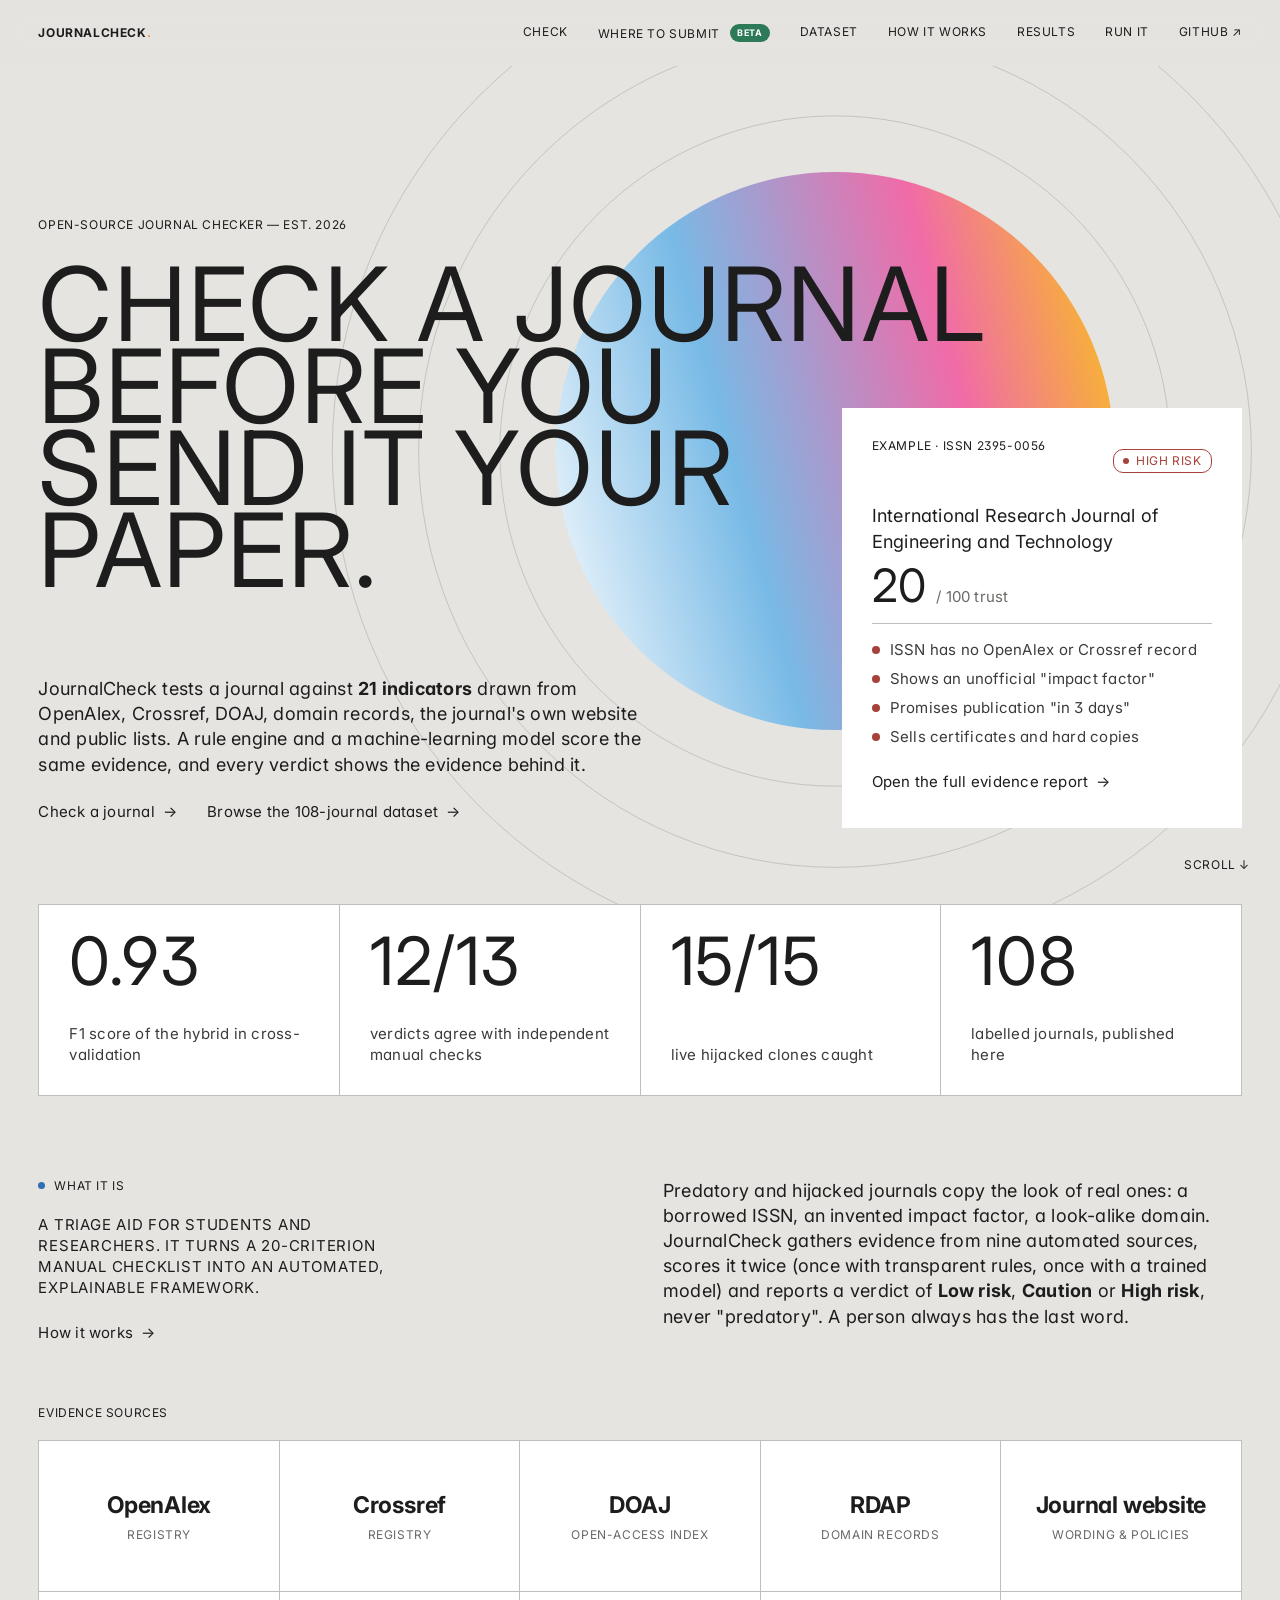
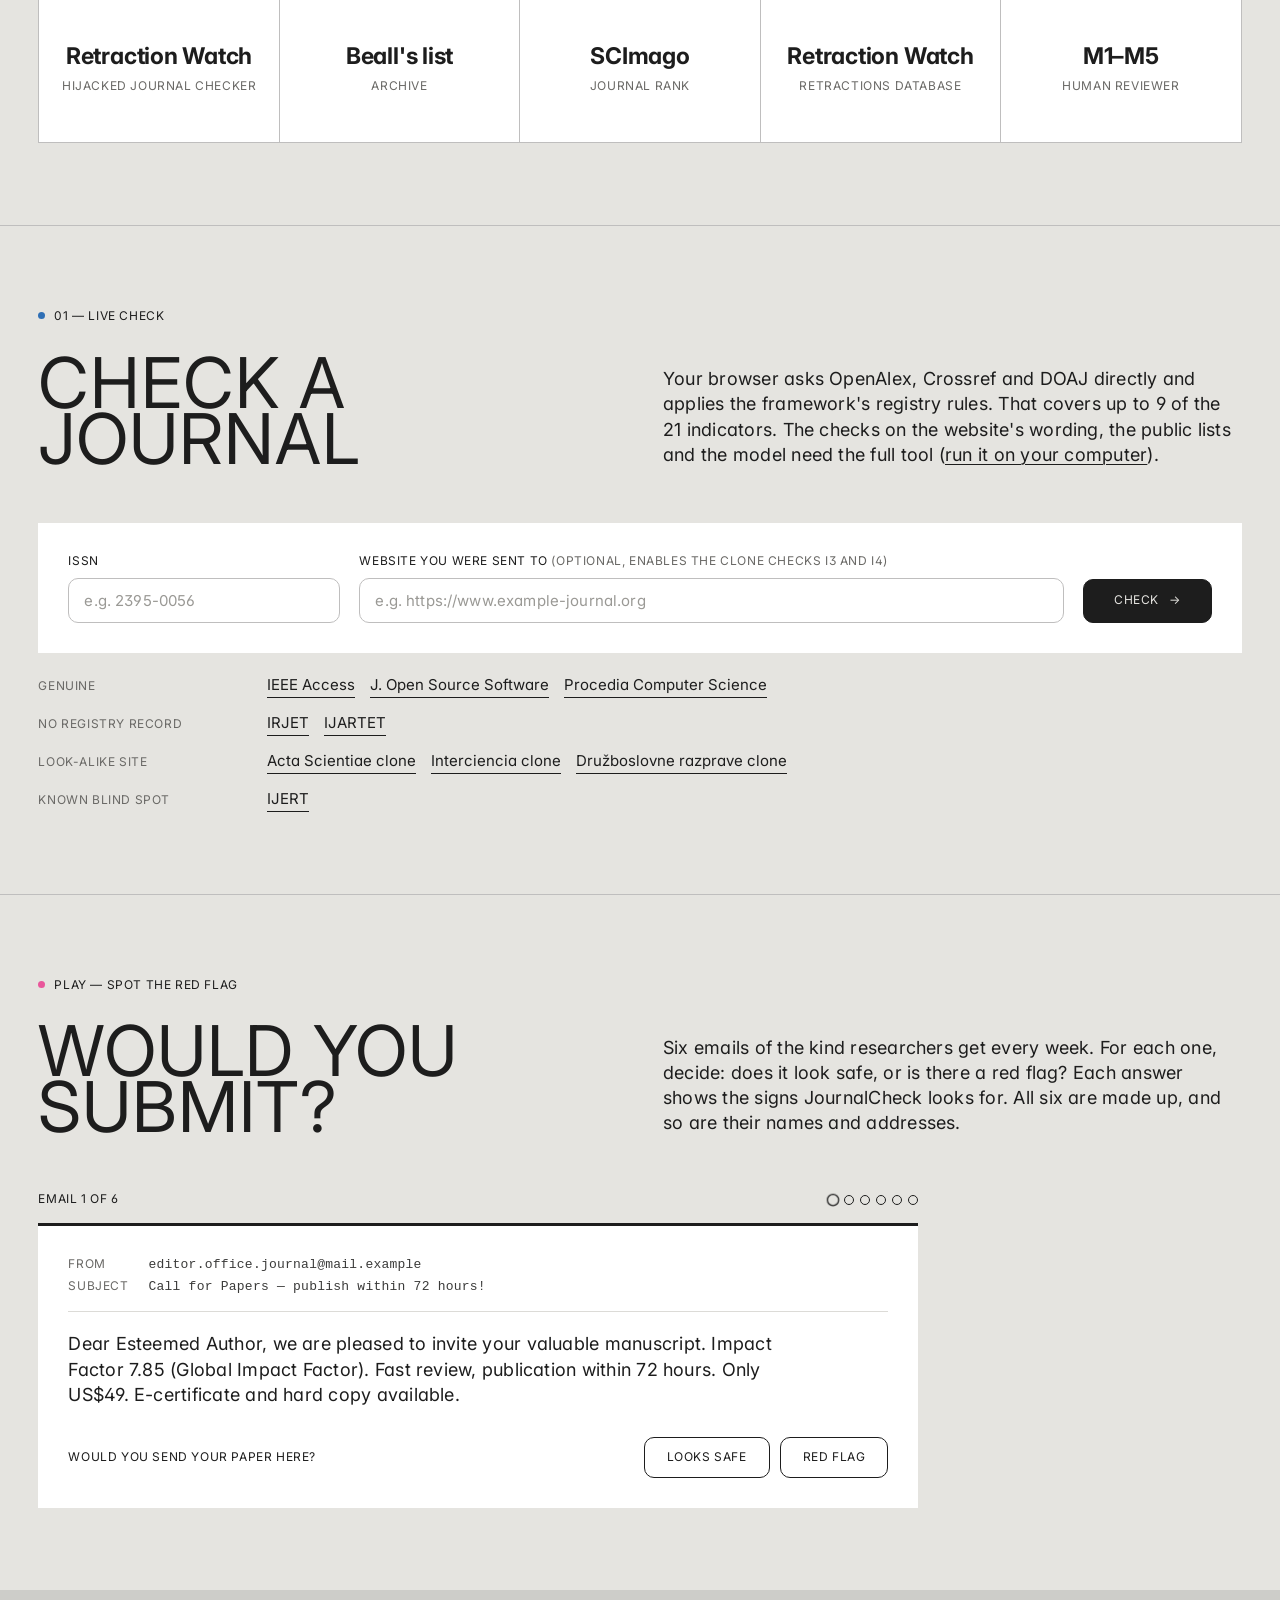
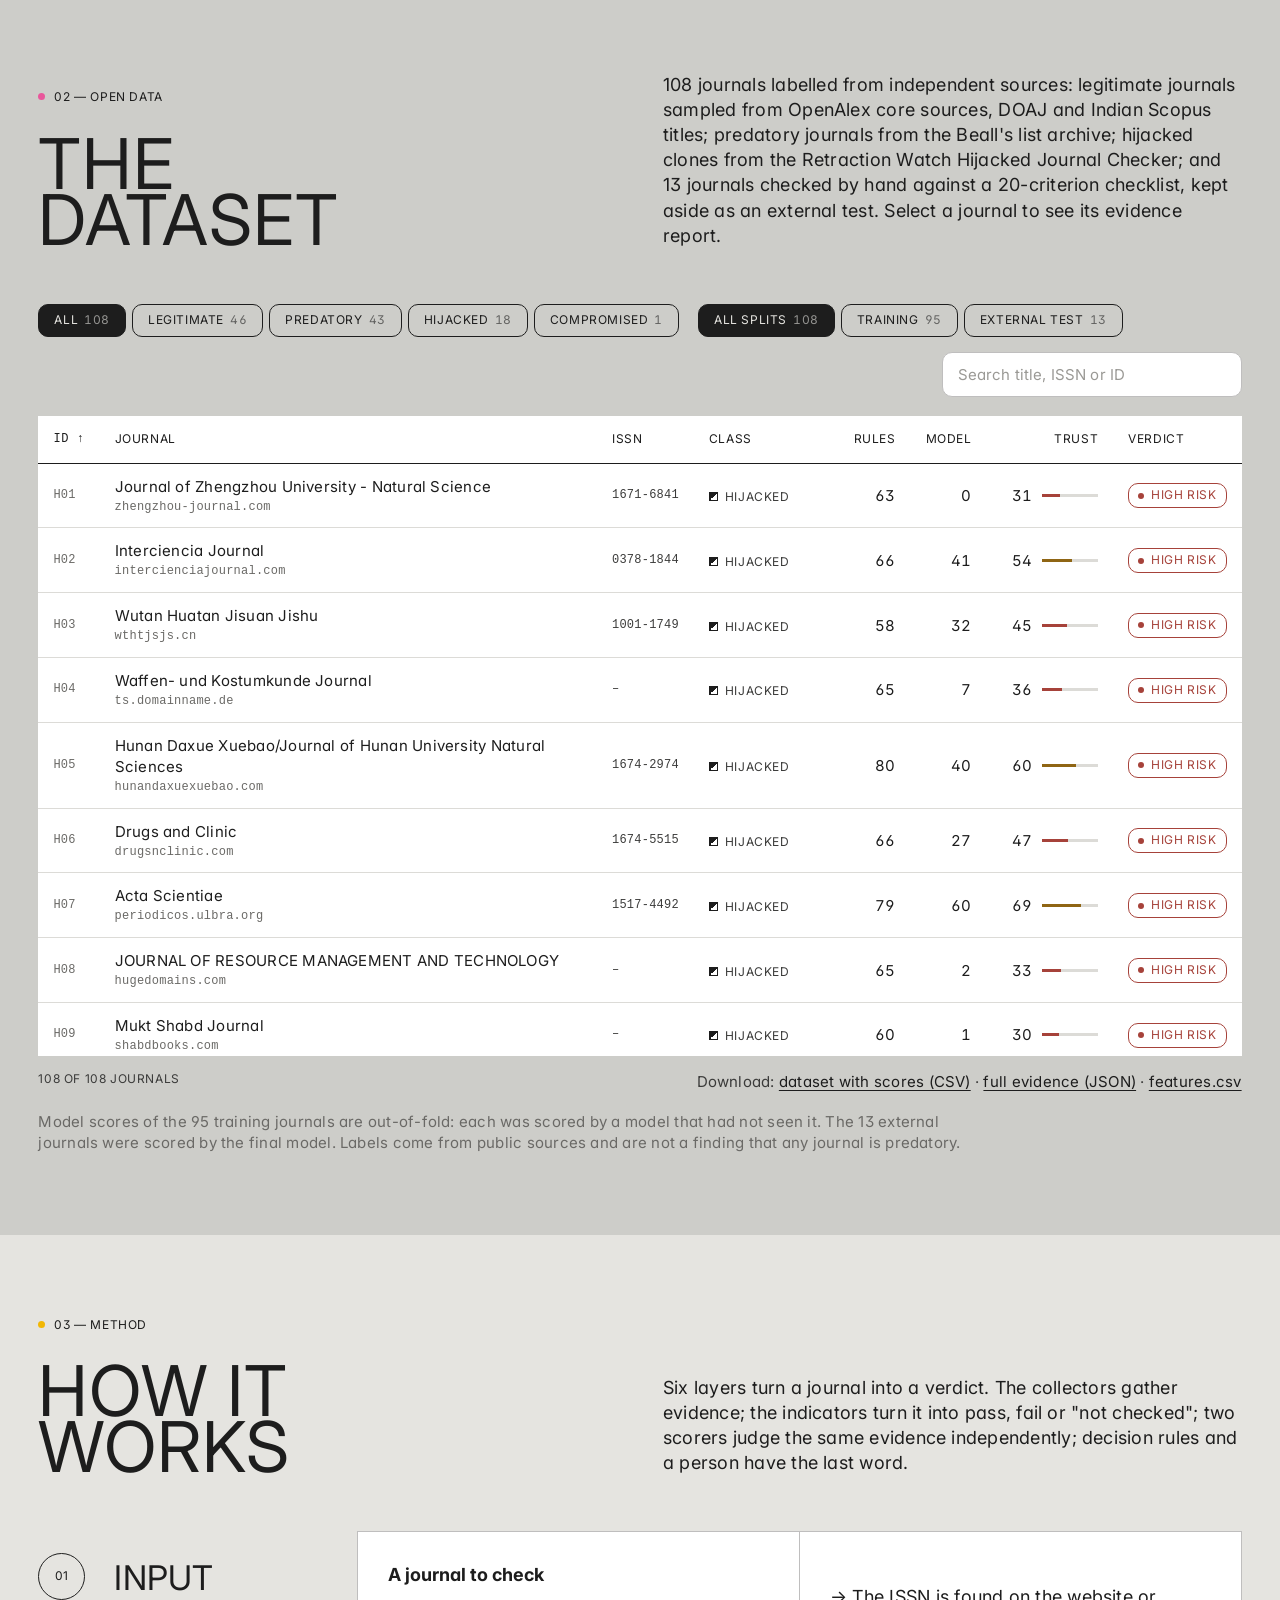
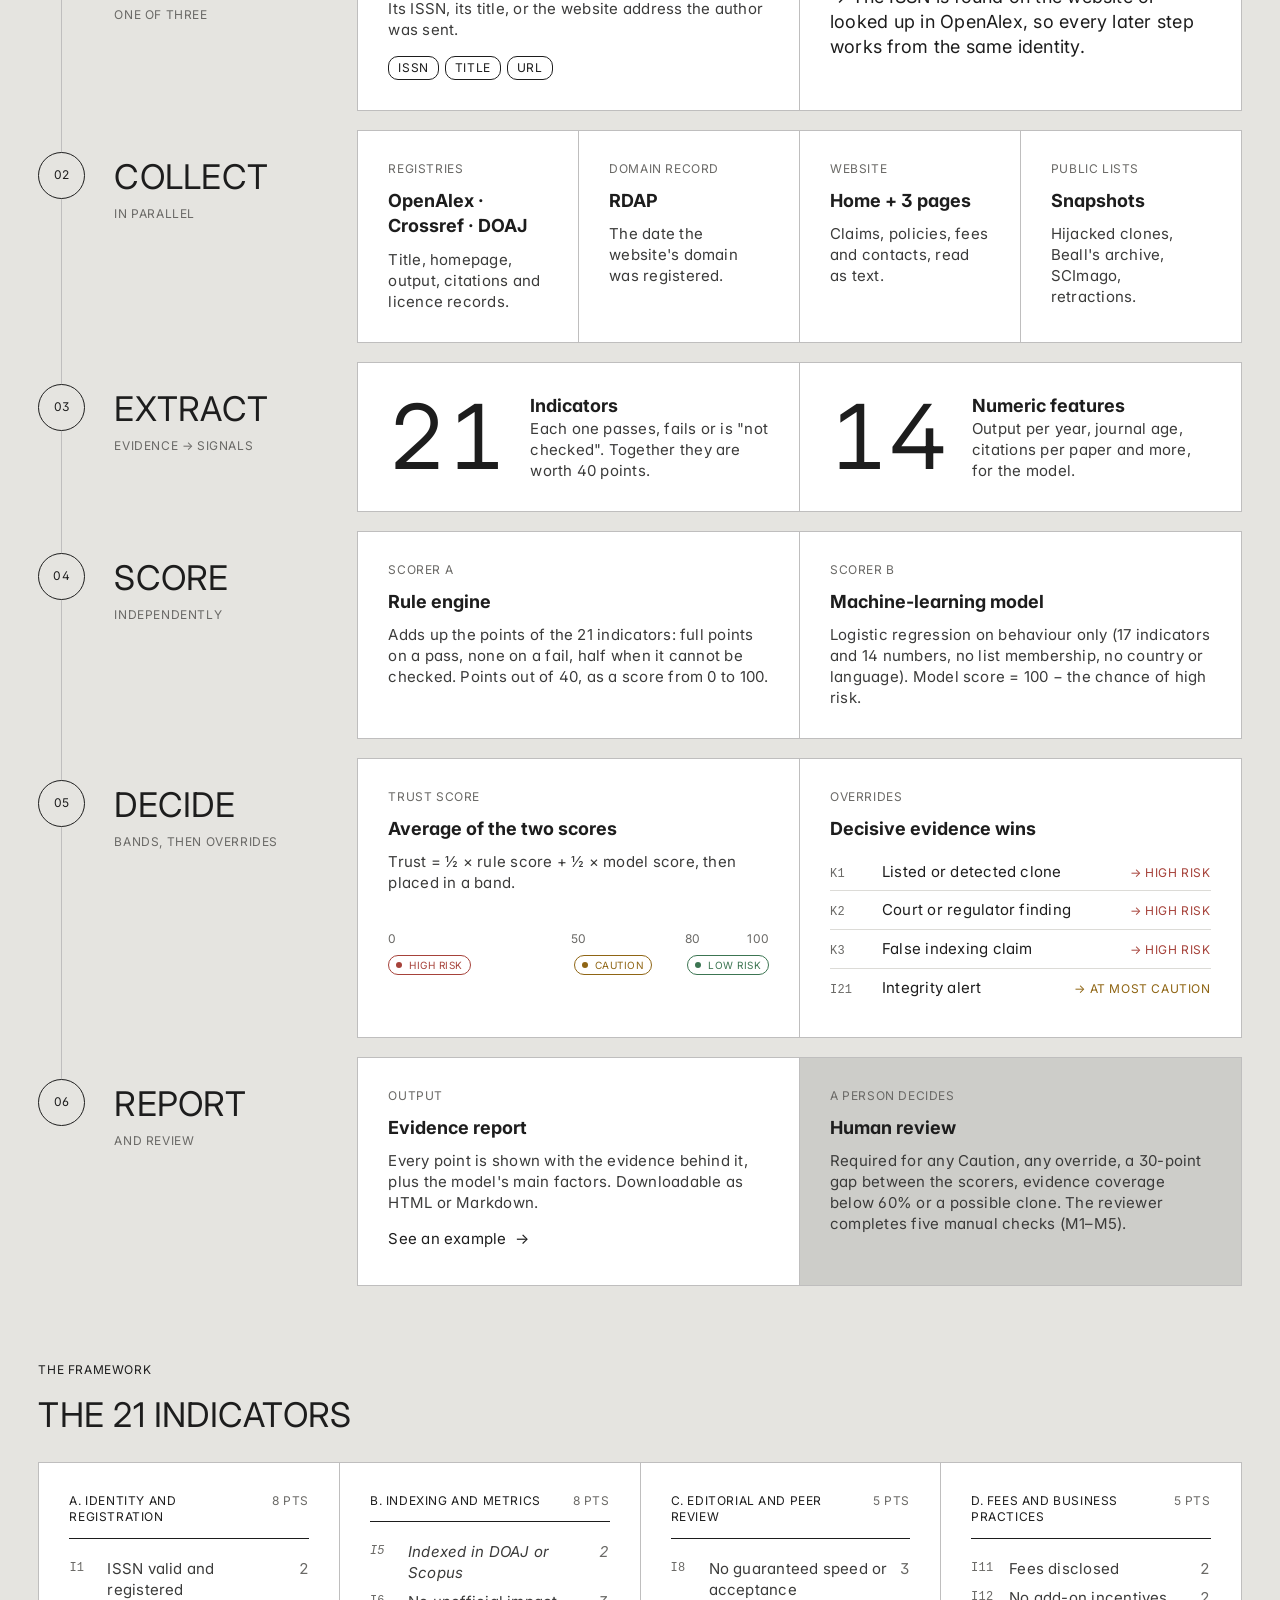
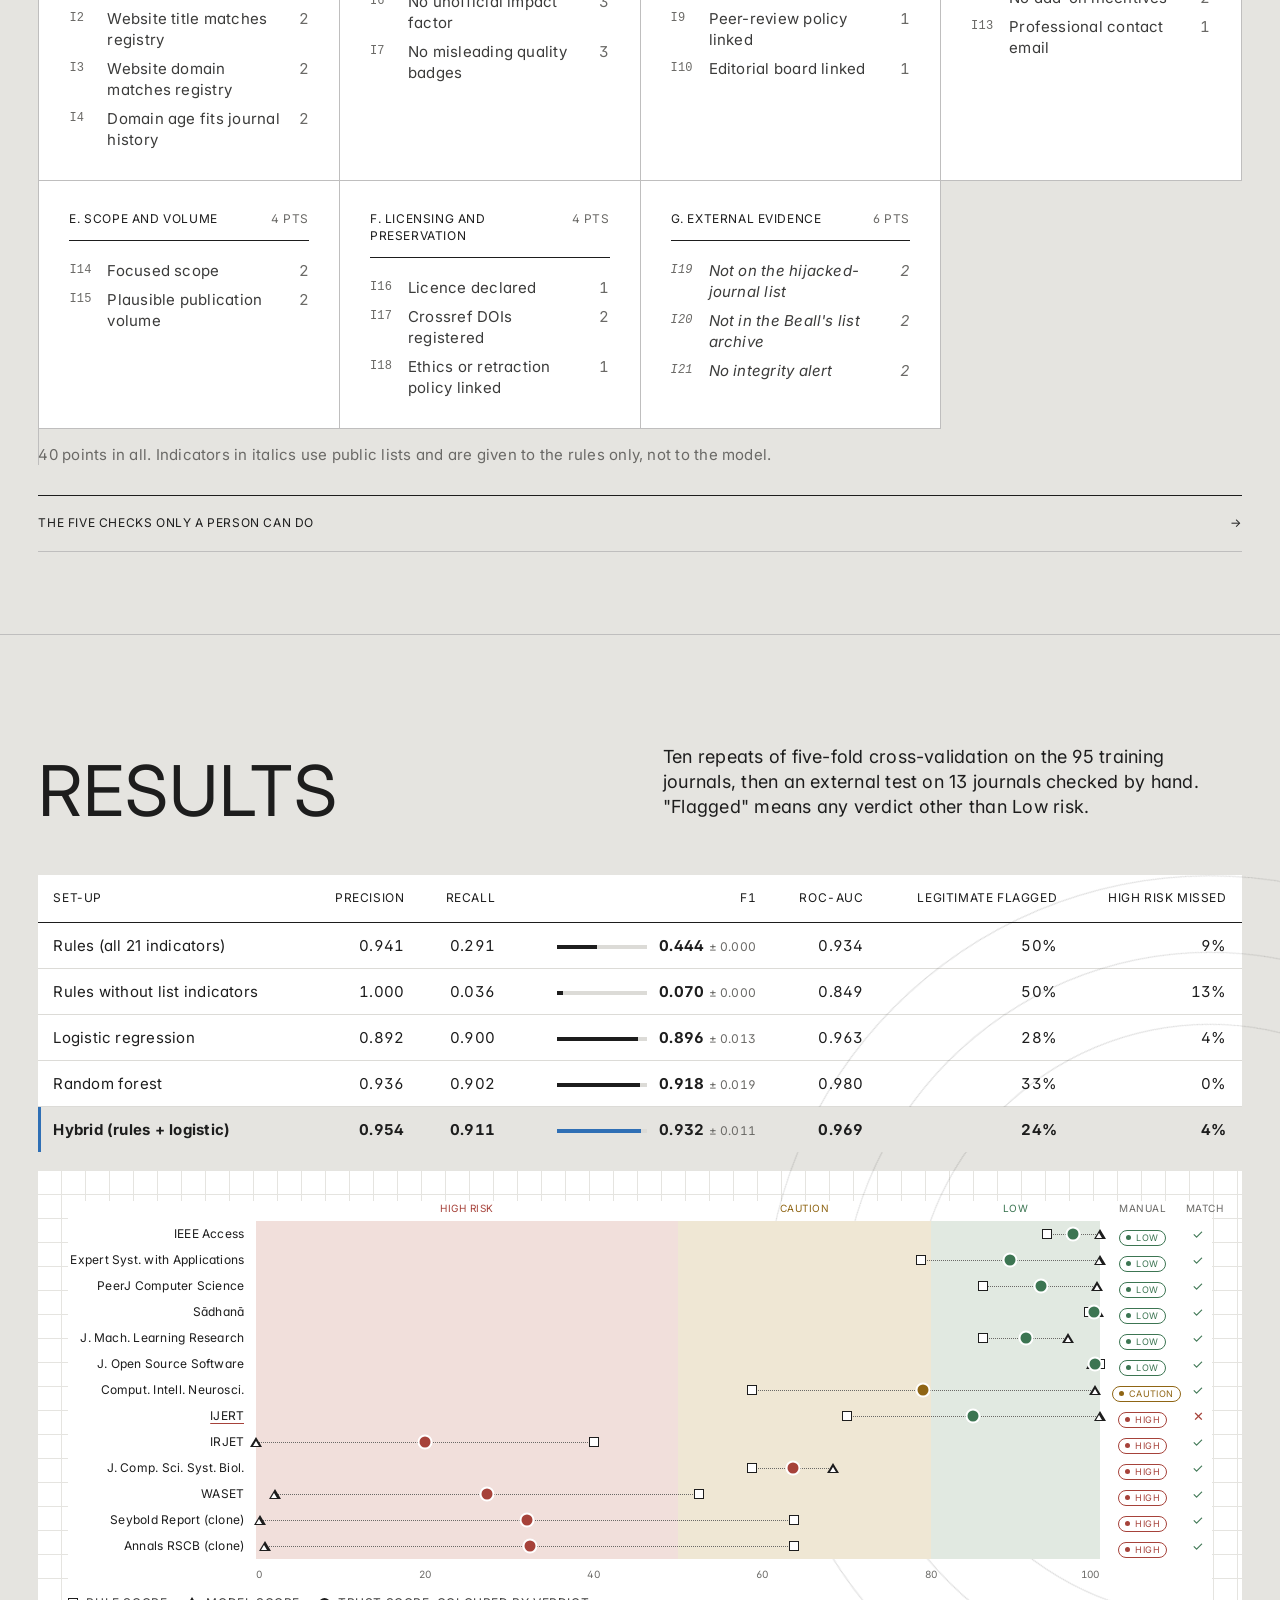
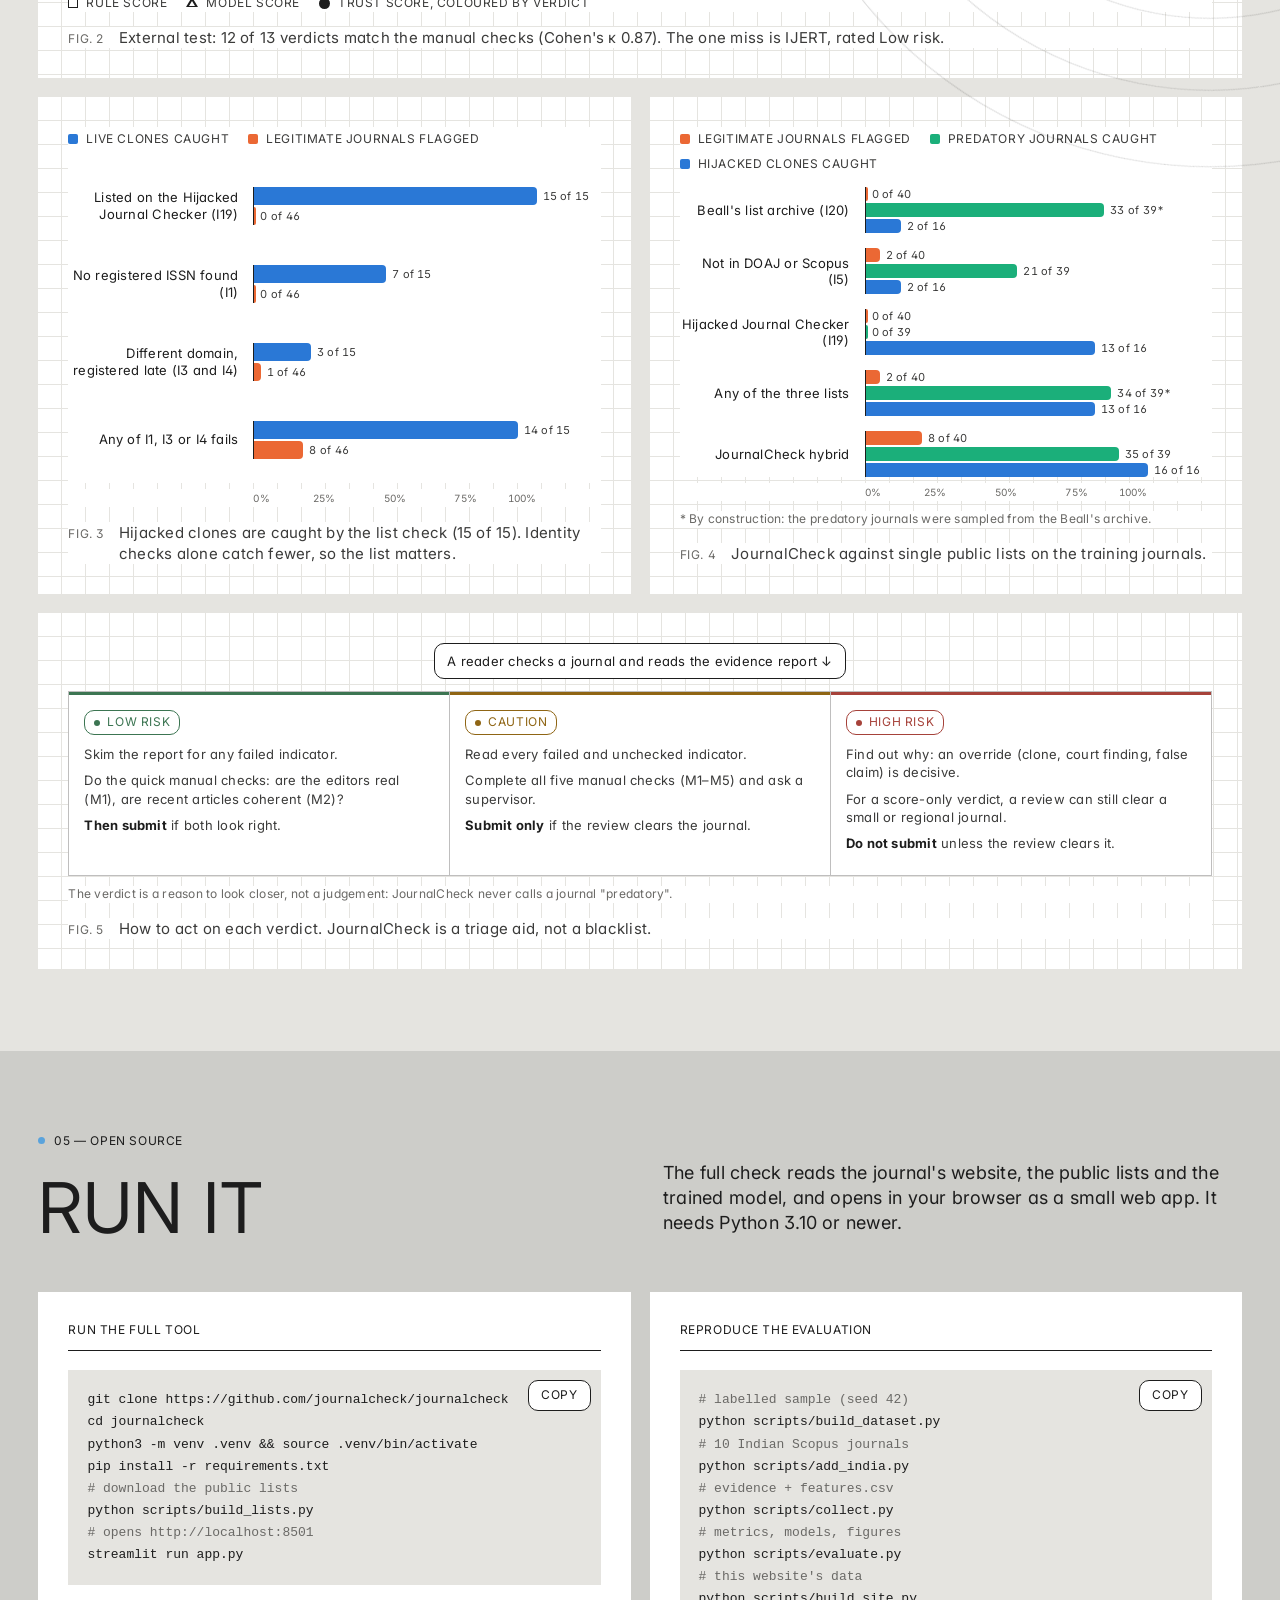
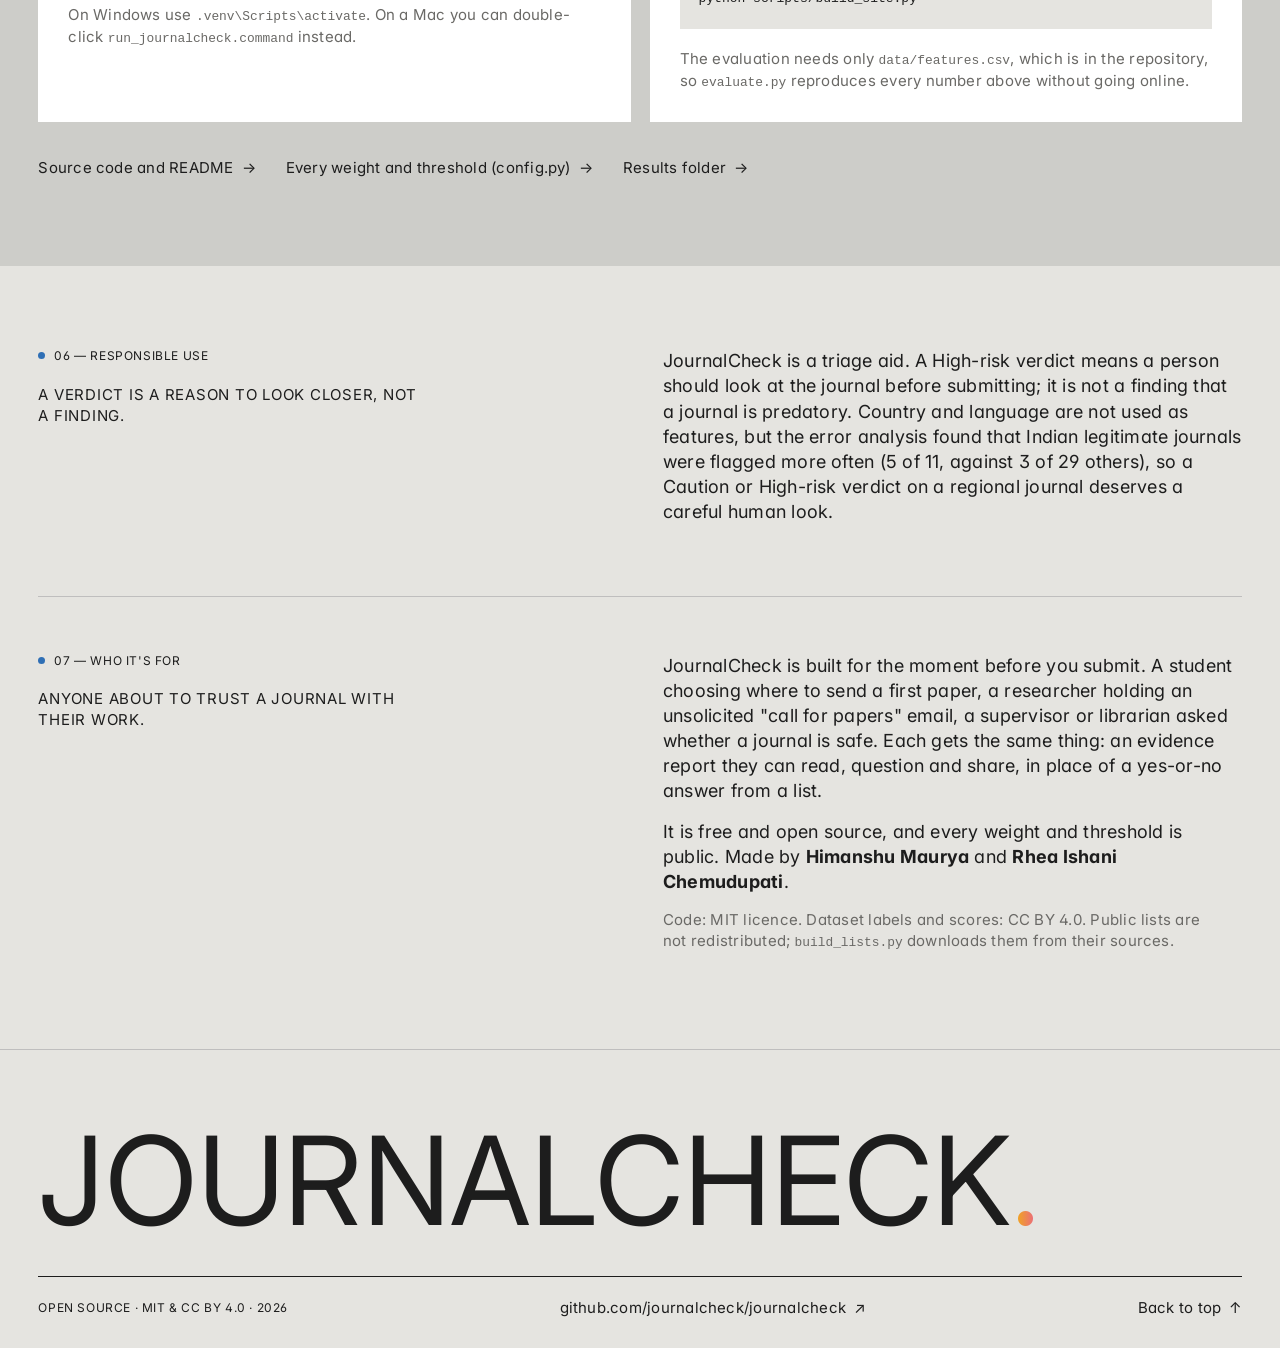
<file: index.html>
<!doctype html>
<html lang="en">
<head>
<meta charset="utf-8">
<meta name="viewport" content="width=device-width, initial-scale=1">
<title>JournalCheck: predatory and hijacked journal checker</title>
<meta name="description" content="JournalCheck checks a journal against 21 indicators from OpenAlex, Crossref, DOAJ, domain records, its website and public lists, then gives an explained verdict: Low risk, Caution or High risk. Includes a labelled dataset of 108 journals.">
<meta name="color-scheme" content="light">
<meta name="theme-color" content="#e5e4e0">
<link rel="preconnect" href="https://fonts.googleapis.com">
<link rel="preconnect" href="https://fonts.gstatic.com" crossorigin>
<link href="https://fonts.googleapis.com/css2?family=Inter:wght@400;500;700&display=swap" rel="stylesheet">
<link rel="stylesheet" href="assets/style.css?v=20261116a">
<script>
  /* enable scroll motion only when the reader allows it; fall back to static if motion.js fails */
  if (!matchMedia("(prefers-reduced-motion: reduce)").matches && "IntersectionObserver" in window) {
    document.documentElement.classList.add("motion");
    setTimeout(function () { if (!window.__motionReady) document.documentElement.classList.remove("motion"); }, 2500);
  }
</script>
<link rel="icon" href="data:image/svg+xml,%3Csvg xmlns='http://www.w3.org/2000/svg' viewBox='0 0 32 32'%3E%3Crect width='32' height='32' fill='%23e5e4e0'/%3E%3Ccircle cx='16' cy='16' r='11' fill='none' stroke='%231d1d1d' stroke-width='2'/%3E%3Cpath d='M11 16.5l3.5 3.5L21.5 12' stroke='%231d1d1d' stroke-width='2.4' fill='none' stroke-linecap='square'/%3E%3C/svg%3E">
</head>
<body>
<a class="skip" href="#main">Skip to content</a>

<header class="topbar">
  <div class="wrap topbar-in">
    <a class="brand" href="#top" aria-label="JournalCheck home">JournalCheck<span class="dot-mark">.</span></a>
    <nav class="nav" aria-label="Sections">
      <a href="#check">Check</a>
      <a href="submit.html">Where to submit <sup class="beta">Beta</sup></a>
      <a href="#dataset">Dataset</a>
      <a href="#how">How it works</a>
      <a href="#results">Results</a>
      <a href="#run">Run it</a>
      <a class="gh" href="https://github.com/journalcheck/journalcheck" rel="noopener">GitHub ↗</a>
    </nav>
  </div>
</header>

<main id="main">

<!-- HERO ─────────────────────────────────────────────── -->
<section class="hero" id="top">
  <div class="sphere-wrap" aria-hidden="true">
    <svg class="rings" viewBox="0 0 1000 1000"><circle cx="500" cy="500" r="330"/><circle cx="500" cy="500" r="410"/><circle cx="500" cy="500" r="495"/></svg>
    <div class="sphere"></div>
  </div>
  <div class="wrap hero-in">
    <p class="label">Open-source journal checker — Est. 2026</p>
    <h1 class="display">Check a journal<br>before you<br>send it your<br>paper.</h1>
    <div class="hero-foot">
      <div class="hero-copy">
        <p class="lead">JournalCheck tests a journal against <strong>21 indicators</strong> drawn from OpenAlex, Crossref, DOAJ, domain records, the journal's own website and public lists. A rule engine and a machine-learning model score the same evidence, and every verdict shows the evidence behind it.</p>
        <div class="cta">
          <a class="ghost" href="#check">Check a journal <span aria-hidden="true">→</span></a>
          <a class="ghost" href="#dataset">Browse the 108-journal dataset <span aria-hidden="true">→</span></a>
        </div>
      </div>
      <aside class="hero-card" aria-label="Example verdict">
        <div class="hc-head"><span class="label">Example · ISSN 2395-0056</span><span class="chip v-high">High risk</span></div>
        <p class="hc-title">International Research Journal of Engineering and Technology</p>
        <div class="hc-score"><span class="big">20</span><span class="of">/ 100 trust</span></div>
        <ul class="hc-list">
          <li><span class="dot fail"></span>ISSN has no OpenAlex or Crossref record</li>
          <li><span class="dot fail"></span>Shows an unofficial "impact factor"</li>
          <li><span class="dot fail"></span>Promises publication "in 3 days"</li>
          <li><span class="dot fail"></span>Sells certificates and hard copies</li>
        </ul>
        <a class="ghost sm" href="#journal/M09">Open the full evidence report <span aria-hidden="true">→</span></a>
      </aside>
    </div>
  </div>
  <a class="scroll" href="#numbers" aria-label="Scroll to results">Scroll <span aria-hidden="true">↓</span></a>
</section>

<!-- NUMBERS ─────────────────────────────────────────── -->
<section class="band" id="numbers">
  <div class="wrap">
    <div class="stats" id="stats" aria-label="Key results">
      <div class="stat"><span class="sv">0.93</span><span class="lbl">F1 score of the hybrid in cross-validation</span></div>
      <div class="stat"><span class="sv">12/13</span><span class="lbl">verdicts agree with independent manual checks</span></div>
      <div class="stat"><span class="sv">15/15</span><span class="lbl">live hijacked clones caught</span></div>
      <div class="stat"><span class="sv">108</span><span class="lbl">labelled journals, published here</span></div>
    </div>
  </div>
</section>

<!-- INTRO + SOURCES ─────────────────────────────────── -->
<section class="section" id="about-tool">
  <div class="wrap intro">
    <div class="intro-l">
      <p class="label">What it is</p>
      <p class="intro-statement">A triage aid for students and researchers. It turns a 20-criterion manual checklist into an automated, explainable framework.</p>
      <a class="ghost" href="#how">How it works <span aria-hidden="true">→</span></a>
    </div>
    <div class="intro-r">
      <p>Predatory and hijacked journals copy the look of real ones: a borrowed ISSN, an invented impact factor, a look-alike domain. JournalCheck gathers evidence from nine automated sources, scores it twice (once with transparent rules, once with a trained model) and reports a verdict of <b>Low risk</b>, <b>Caution</b> or <b>High risk</b>, never "predatory". A person always has the last word.</p>
    </div>
  </div>
  <div class="wrap">
    <p class="label sources-label">Evidence sources</p>
    <ul class="sources" aria-label="Evidence sources">
      <li><b>OpenAlex</b><span>Registry</span></li>
      <li><b>Crossref</b><span>Registry</span></li>
      <li><b>DOAJ</b><span>Open-access index</span></li>
      <li><b>RDAP</b><span>Domain records</span></li>
      <li><b>Journal website</b><span>Wording &amp; policies</span></li>
      <li><b>Retraction Watch</b><span>Hijacked Journal Checker</span></li>
      <li><b>Beall's list</b><span>Archive</span></li>
      <li><b>SCImago</b><span>Journal rank</span></li>
      <li><b>Retraction Watch</b><span>Retractions database</span></li>
      <li><b>M1–M5</b><span>Human reviewer</span></li>
    </ul>
  </div>
</section>

<!-- 01 CHECK ────────────────────────────────────────── -->
<section class="section" id="check">
  <div class="wrap">
    <div class="sec-head">
      <div><p class="label">01 — Live check</p><h2>Check a<br>journal</h2></div>
      <p>Your browser asks OpenAlex, Crossref and DOAJ directly and applies the framework's registry rules. That covers up to 9 of the 21 indicators. The checks on the website's wording, the public lists and the model need the full tool (<a href="#run">run it on your computer</a>).</p>
    </div>
    <form class="checkform" id="checkform" autocomplete="off">
      <label class="fld"><span>ISSN</span><input id="f-issn" name="issn" inputmode="text" placeholder="e.g. 2395-0056" required maxlength="12"></label>
      <label class="fld grow"><span>Website you were sent to <em>(optional, enables the clone checks I3 and I4)</em></span><input id="f-url" name="url" type="text" placeholder="e.g. https://www.example-journal.org"></label>
      <button class="pill solid" type="submit" id="f-go">Check <span aria-hidden="true">→</span></button>
    </form>
    <div class="examples">
      <div class="ex-group"><span class="label">Genuine</span><button type="button" data-issn="2169-3536">IEEE Access</button><button type="button" data-issn="2475-9066">J. Open Source Software</button><button type="button" data-issn="1877-0509">Procedia Computer Science</button></div>
      <div class="ex-group"><span class="label">No registry record</span><button type="button" data-issn="2395-0056">IRJET</button><button type="button" data-issn="2394-3785">IJARTET</button></div>
      <div class="ex-group"><span class="label">Look-alike site</span><button type="button" data-issn="1517-4492" data-url="https://www.periodicos.ulbra.org/index.php/acta/index">Acta Scientiae clone</button><button type="button" data-issn="0378-1844" data-url="https://intercienciajournal.com/">Interciencia clone</button><button type="button" data-issn="0352-3608" data-url="https://druzboslovne-razprave.org/">Družboslovne razprave clone</button></div>
      <div class="ex-group"><span class="label">Known blind spot</span><button type="button" data-issn="2278-0181">IJERT</button></div>
    </div>
    <div id="check-out" class="check-out" aria-live="polite"></div>
  </div>
</section>

<!-- PLAY ────────────────────────────────────────────── -->
<section class="section play" id="play">
  <div class="wrap">
    <div class="sec-head">
      <div><p class="label">Play — Spot the red flag</p><h2>Would you<br>submit?</h2></div>
      <p>Six emails of the kind researchers get every week. For each one, decide: does it look safe, or is there a red flag? Each answer shows the signs JournalCheck looks for. All six are made up, and so are their names and addresses.</p>
    </div>
    <div class="pg" id="play-game"></div>
  </div>
</section>

<!-- 02 DATASET ──────────────────────────────────────── -->
<section class="section stone" id="dataset">
  <div class="wrap">
    <div class="sec-head">
      <div><p class="label">02 — Open data</p><h2>The<br>dataset</h2></div>
      <p>108 journals labelled from independent sources: legitimate journals sampled from OpenAlex core sources, DOAJ and Indian Scopus titles; predatory journals from the Beall's list archive; hijacked clones from the Retraction Watch Hijacked Journal Checker; and 13 journals checked by hand against a 20-criterion checklist, kept aside as an external test. Select a journal to see its evidence report.</p>
    </div>
    <div class="toolbar">
      <div class="seg" role="group" aria-label="Filter by class" id="seg-label"></div>
      <div class="seg" role="group" aria-label="Filter by split" id="seg-split"></div>
      <input class="search" id="q" type="search" placeholder="Search title, ISSN or ID" aria-label="Search the dataset">
    </div>
    <div class="tablewrap tall">
      <table class="dtable" id="dtable">
        <thead><tr>
          <th data-k="id" class="c-id">ID</th>
          <th data-k="title">Journal</th>
          <th data-k="issn" class="c-issn">ISSN</th>
          <th data-k="label">Class</th>
          <th data-k="rule" class="num c-sc">Rules</th>
          <th data-k="model" class="num c-sc">Model</th>
          <th data-k="hybrid" class="num">Trust</th>
          <th data-k="verdict">Verdict</th>
        </tr></thead>
        <tbody></tbody>
      </table>
    </div>
    <div class="tfoot">
      <span id="count"></span>
      <span class="dl">Download: <a href="data/journalcheck_dataset.csv" download>dataset with scores (CSV)</a> · <a href="data/journals.json" download>full evidence (JSON)</a> · <a href="https://github.com/journalcheck/journalcheck/blob/main/data/features.csv">features.csv</a></span>
    </div>
    <p class="note">Model scores of the 95 training journals are out-of-fold: each was scored by a model that had not seen it. The 13 external journals were scored by the final model. Labels come from public sources and are not a finding that any journal is predatory.</p>
  </div>
</section>

<!-- 03 HOW ──────────────────────────────────────────── -->
<section class="section" id="how">
  <div class="wrap">
    <div class="sec-head">
      <div><p class="label">03 — Method</p><h2>How it<br>works</h2></div>
      <p>Six layers turn a journal into a verdict. The collectors gather evidence; the indicators turn it into pass, fail or "not checked"; two scorers judge the same evidence independently; decision rules and a person have the last word.</p>
    </div>
    <ol class="pipe" aria-label="The six layers of JournalCheck">
      <li class="pipe-row">
        <div class="pipe-step"><span class="pipe-n">01</span><h3>Input</h3><p class="label">One of three</p></div>
        <div class="pipe-cells c2">
          <div class="pc"><h4>A journal to check</h4><p>Its ISSN, its title, or the website address the author was sent.</p><div class="tags"><span>ISSN</span><span>Title</span><span>URL</span></div></div>
          <div class="pc quiet"><p class="arrow-note"><span aria-hidden="true">→</span> The ISSN is found on the website or looked up in OpenAlex, so every later step works from the same identity.</p></div>
        </div>
      </li>
      <li class="pipe-row">
        <div class="pipe-step"><span class="pipe-n">02</span><h3>Collect</h3><p class="label">In parallel</p></div>
        <div class="pipe-cells c4">
          <div class="pc"><span class="pc-k">Registries</span><h4>OpenAlex · Crossref · DOAJ</h4><p>Title, homepage, output, citations and licence records.</p></div>
          <div class="pc"><span class="pc-k">Domain record</span><h4>RDAP</h4><p>The date the website's domain was registered.</p></div>
          <div class="pc"><span class="pc-k">Website</span><h4>Home + 3 pages</h4><p>Claims, policies, fees and contacts, read as text.</p></div>
          <div class="pc"><span class="pc-k">Public lists</span><h4>Snapshots</h4><p>Hijacked clones, Beall's archive, SCImago, retractions.</p></div>
        </div>
      </li>
      <li class="pipe-row">
        <div class="pipe-step"><span class="pipe-n">03</span><h3>Extract</h3><p class="label">Evidence → signals</p></div>
        <div class="pipe-cells c2">
          <div class="pc big"><span class="pc-num" data-count="21">21</span><div><h4>Indicators</h4><p>Each one passes, fails or is "not checked". Together they are worth 40 points.</p></div></div>
          <div class="pc big"><span class="pc-num" data-count="14">14</span><div><h4>Numeric features</h4><p>Output per year, journal age, citations per paper and more, for the model.</p></div></div>
        </div>
      </li>
      <li class="pipe-row">
        <div class="pipe-step"><span class="pipe-n">04</span><h3>Score</h3><p class="label">Independently</p></div>
        <div class="pipe-cells c2">
          <div class="pc"><span class="pc-k">Scorer A</span><h4>Rule engine</h4><p>Adds up the points of the 21 indicators: full points on a pass, none on a fail, half when it cannot be checked. Points out of 40, as a score from 0 to 100.</p></div>
          <div class="pc"><span class="pc-k">Scorer B</span><h4>Machine-learning model</h4><p>Logistic regression on behaviour only (17 indicators and 14 numbers, no list membership, no country or language). Model score = 100 − the chance of high risk.</p></div>
        </div>
      </li>
      <li class="pipe-row">
        <div class="pipe-step"><span class="pipe-n">05</span><h3>Decide</h3><p class="label">Bands, then overrides</p></div>
        <div class="pipe-cells c2">
          <div class="pc"><span class="pc-k">Trust score</span><h4>Average of the two scores</h4>
            <p>Trust = ½ × rule score + ½ × model score, then placed in a band.</p>
            <div class="bands" aria-label="Trust score bands">
              <div class="band-track"><i class="b-high"></i><i class="b-cau"></i><i class="b-low"></i></div>
              <div class="band-ticks"><span style="left:0">0</span><span style="left:50%">50</span><span style="left:80%">80</span><span style="left:100%">100</span></div>
              <div class="band-names"><span class="chip v-high">High risk</span><span class="chip v-cau">Caution</span><span class="chip v-low">Low risk</span></div>
            </div>
          </div>
          <div class="pc"><span class="pc-k">Overrides</span><h4>Decisive evidence wins</h4>
            <ul class="ovr">
              <li><b>K1</b>Listed or detected clone<span>→ High risk</span></li>
              <li><b>K2</b>Court or regulator finding<span>→ High risk</span></li>
              <li><b>K3</b>False indexing claim<span>→ High risk</span></li>
              <li><b>I21</b>Integrity alert<span>→ at most Caution</span></li>
            </ul>
          </div>
        </div>
      </li>
      <li class="pipe-row">
        <div class="pipe-step"><span class="pipe-n">06</span><h3>Report</h3><p class="label">And review</p></div>
        <div class="pipe-cells c2">
          <div class="pc"><span class="pc-k">Output</span><h4>Evidence report</h4><p>Every point is shown with the evidence behind it, plus the model's main factors. Downloadable as HTML or Markdown.</p><a class="ghost sm" href="#journal/M09">See an example <span aria-hidden="true">→</span></a></div>
          <div class="pc stone"><span class="pc-k">A person decides</span><h4>Human review</h4><p>Required for any Caution, any override, a 30-point gap between the scorers, evidence coverage below 60% or a possible clone. The reviewer completes five manual checks (M1–M5).</p></div>
        </div>
      </li>
    </ol>
    <div class="sub-head"><p class="label">The framework</p><h3 class="sub">The 21 indicators</h3></div>
    <div class="cats" id="cats"></div>
    <details class="more"><summary>The five checks only a person can do <span aria-hidden="true">→</span></summary><ol id="manual"></ol></details>
  </div>
</section>

<!-- 04 RESULTS ──────────────────────────────────────── -->
<section class="section rings-sec" id="results">
  <svg class="rings side" viewBox="0 0 1000 1000" aria-hidden="true"><circle cx="500" cy="500" r="330"/><circle cx="500" cy="500" r="410"/><circle cx="500" cy="500" r="495"/></svg>
  <div class="wrap">
    <div class="sec-head">
      <div><p class="label">04 — Evaluation</p><h2>Results</h2></div>
      <p>Ten repeats of five-fold cross-validation on the 95 training journals, then an external test on 13 journals checked by hand. "Flagged" means any verdict other than Low risk.</p>
    </div>
    <div class="tablewrap"><table class="mtable" id="mtable"><thead><tr><th>Set-up</th><th class="num">Precision</th><th class="num">Recall</th><th class="num">F1</th><th class="num">ROC-AUC</th><th class="num">Legitimate flagged</th><th class="num">High risk missed</th></tr></thead><tbody></tbody></table></div>
    <div class="gallery">
    <figure class="fig chart" id="fig-external" aria-labelledby="cap-ext">
      <div class="xt">
        <div class="xt-head" aria-hidden="true"><span></span><span class="xt-bands"><b class="high" style="--l:0;--r:50%">High risk</b><b class="cau" style="--l:50%;--r:30%">Caution</b><b class="low" style="--l:80%;--r:20%">Low</b></span><span>Manual</span><span>Match</span></div>
        <ol class="xt-rows">
        <li class="xt-row" style="--i:0" tabindex="0" data-tip="IEEE Access — rules 94, model 100, trust 97: Low risk. Manual check: Low risk." aria-label="IEEE Access — rules 94, model 100, trust 97: Low risk. Manual check: Low risk.">
          <span class="xt-name"><a href="#journal/M01">IEEE Access</a></span>
          <span class="xt-track"><i class="xt-link" style="--a:93.8%;--b:100.0%"></i><i class="xt-mk sq" style="--x:93.8%"></i><i class="xt-mk tri" style="--x:100.0%"></i><i class="xt-mk dot low" style="--x:96.9%"></i></span>
          <span class="xt-man"><span class="chip v-low">Low</span></span>
          <span class="xt-ok" aria-hidden="true">✓</span>
        </li><li class="xt-row" style="--i:1" tabindex="0" data-tip="Expert Systems with Applications — rules 79, model 100, trust 89: Low risk. Manual check: Low risk." aria-label="Expert Systems with Applications — rules 79, model 100, trust 89: Low risk. Manual check: Low risk.">
          <span class="xt-name"><a href="#journal/M02">Expert Syst. with Applications</a></span>
          <span class="xt-track"><i class="xt-link" style="--a:78.8%;--b:100.0%"></i><i class="xt-mk sq" style="--x:78.8%"></i><i class="xt-mk tri" style="--x:100.0%"></i><i class="xt-mk dot low" style="--x:89.4%"></i></span>
          <span class="xt-man"><span class="chip v-low">Low</span></span>
          <span class="xt-ok" aria-hidden="true">✓</span>
        </li><li class="xt-row" style="--i:2" tabindex="0" data-tip="PeerJ Computer Science — rules 86, model 100, trust 93: Low risk. Manual check: Low risk." aria-label="PeerJ Computer Science — rules 86, model 100, trust 93: Low risk. Manual check: Low risk.">
          <span class="xt-name"><a href="#journal/M03">PeerJ Computer Science</a></span>
          <span class="xt-track"><i class="xt-link" style="--a:86.2%;--b:99.7%"></i><i class="xt-mk sq" style="--x:86.2%"></i><i class="xt-mk tri" style="--x:99.7%"></i><i class="xt-mk dot low" style="--x:93.0%"></i></span>
          <span class="xt-man"><span class="chip v-low">Low</span></span>
          <span class="xt-ok" aria-hidden="true">✓</span>
        </li><li class="xt-row" style="--i:3" tabindex="0" data-tip="Sādhanā — rules 99, model 100, trust 99: Low risk. Manual check: Low risk." aria-label="Sādhanā — rules 99, model 100, trust 99: Low risk. Manual check: Low risk.">
          <span class="xt-name"><a href="#journal/M04">Sādhanā</a></span>
          <span class="xt-track"><i class="xt-link" style="--a:98.8%;--b:99.8%"></i><i class="xt-mk sq" style="--x:98.8%"></i><i class="xt-mk tri" style="--x:99.8%"></i><i class="xt-mk dot low" style="--x:99.3%"></i></span>
          <span class="xt-man"><span class="chip v-low">Low</span></span>
          <span class="xt-ok" aria-hidden="true">✓</span>
        </li><li class="xt-row" style="--i:4" tabindex="0" data-tip="J. Machine Learning Research — rules 86, model 96, trust 91: Low risk. Manual check: Low risk." aria-label="J. Machine Learning Research — rules 86, model 96, trust 91: Low risk. Manual check: Low risk.">
          <span class="xt-name"><a href="#journal/M05">J. Mach. Learning Research</a></span>
          <span class="xt-track"><i class="xt-link" style="--a:86.2%;--b:96.3%"></i><i class="xt-mk sq" style="--x:86.2%"></i><i class="xt-mk tri" style="--x:96.3%"></i><i class="xt-mk dot low" style="--x:91.3%"></i></span>
          <span class="xt-man"><span class="chip v-low">Low</span></span>
          <span class="xt-ok" aria-hidden="true">✓</span>
        </li><li class="xt-row" style="--i:5" tabindex="0" data-tip="J. Open Source Software — rules 100, model 99, trust 100: Low risk. Manual check: Low risk." aria-label="J. Open Source Software — rules 100, model 99, trust 100: Low risk. Manual check: Low risk.">
          <span class="xt-name"><a href="#journal/M06">J. Open Source Software</a></span>
          <span class="xt-track"><i class="xt-link" style="--a:99.1%;--b:100.0%"></i><i class="xt-mk sq" style="--x:100.0%"></i><i class="xt-mk tri" style="--x:99.1%"></i><i class="xt-mk dot low" style="--x:99.5%"></i></span>
          <span class="xt-man"><span class="chip v-low">Low</span></span>
          <span class="xt-ok" aria-hidden="true">✓</span>
        </li><li class="xt-row" style="--i:6" tabindex="0" data-tip="Comput. Intell. &amp; Neuroscience — rules 59, model 100, trust 79: Caution. Manual check: Caution." aria-label="Comput. Intell. &amp; Neuroscience — rules 59, model 100, trust 79: Caution. Manual check: Caution.">
          <span class="xt-name"><a href="#journal/M07">Comput. Intell. Neurosci.</a></span>
          <span class="xt-track"><i class="xt-link" style="--a:58.8%;--b:99.5%"></i><i class="xt-mk sq" style="--x:58.8%"></i><i class="xt-mk tri" style="--x:99.5%"></i><i class="xt-mk dot cau" style="--x:79.1%"></i></span>
          <span class="xt-man"><span class="chip v-cau">Caution</span></span>
          <span class="xt-ok" aria-hidden="true">✓</span>
        </li><li class="xt-row miss" style="--i:7" tabindex="0" data-tip="IJERT — rules 70, model 100, trust 85: Low risk. Manual check: High risk." aria-label="IJERT — rules 70, model 100, trust 85: Low risk. Manual check: High risk.">
          <span class="xt-name"><a href="#journal/M08">IJERT</a></span>
          <span class="xt-track"><i class="xt-link" style="--a:70.0%;--b:100.0%"></i><i class="xt-mk sq" style="--x:70.0%"></i><i class="xt-mk tri" style="--x:100.0%"></i><i class="xt-mk dot low" style="--x:85.0%"></i></span>
          <span class="xt-man"><span class="chip v-high">High</span></span>
          <span class="xt-ok" aria-hidden="true">✕</span>
        </li><li class="xt-row" style="--i:8" tabindex="0" data-tip="IRJET — rules 40, model 0, trust 20: High risk. Manual check: High risk." aria-label="IRJET — rules 40, model 0, trust 20: High risk. Manual check: High risk.">
          <span class="xt-name"><a href="#journal/M09">IRJET</a></span>
          <span class="xt-track"><i class="xt-link" style="--a:0.0%;--b:40.0%"></i><i class="xt-mk sq" style="--x:40.0%"></i><i class="xt-mk tri" style="--x:0.0%"></i><i class="xt-mk dot high" style="--x:20.0%"></i></span>
          <span class="xt-man"><span class="chip v-high">High</span></span>
          <span class="xt-ok" aria-hidden="true">✓</span>
        </li><li class="xt-row" style="--i:9" tabindex="0" data-tip="J. Comp. Sci. &amp; Syst. Biology — rules 59, model 68, trust 64: High risk. Manual check: High risk." aria-label="J. Comp. Sci. &amp; Syst. Biology — rules 59, model 68, trust 64: High risk. Manual check: High risk.">
          <span class="xt-name"><a href="#journal/M10">J. Comp. Sci. Syst. Biol.</a></span>
          <span class="xt-track"><i class="xt-link" style="--a:58.8%;--b:68.4%"></i><i class="xt-mk sq" style="--x:58.8%"></i><i class="xt-mk tri" style="--x:68.4%"></i><i class="xt-mk dot high" style="--x:63.6%"></i></span>
          <span class="xt-man"><span class="chip v-high">High</span></span>
          <span class="xt-ok" aria-hidden="true">✓</span>
        </li><li class="xt-row" style="--i:10" tabindex="0" data-tip="WASET — rules 52, model 2, trust 27: High risk. Manual check: High risk." aria-label="WASET — rules 52, model 2, trust 27: High risk. Manual check: High risk.">
          <span class="xt-name"><a href="#journal/M11">WASET</a></span>
          <span class="xt-track"><i class="xt-link" style="--a:2.2%;--b:52.5%"></i><i class="xt-mk sq" style="--x:52.5%"></i><i class="xt-mk tri" style="--x:2.2%"></i><i class="xt-mk dot high" style="--x:27.3%"></i></span>
          <span class="xt-man"><span class="chip v-high">High</span></span>
          <span class="xt-ok" aria-hidden="true">✓</span>
        </li><li class="xt-row" style="--i:11" tabindex="0" data-tip="Seybold Report (clone) — rules 64, model 0, trust 32: High risk. Manual check: High risk." aria-label="Seybold Report (clone) — rules 64, model 0, trust 32: High risk. Manual check: High risk.">
          <span class="xt-name"><a href="#journal/M12">Seybold Report (clone)</a></span>
          <span class="xt-track"><i class="xt-link" style="--a:0.4%;--b:63.8%"></i><i class="xt-mk sq" style="--x:63.8%"></i><i class="xt-mk tri" style="--x:0.4%"></i><i class="xt-mk dot high" style="--x:32.1%"></i></span>
          <span class="xt-man"><span class="chip v-high">High</span></span>
          <span class="xt-ok" aria-hidden="true">✓</span>
        </li><li class="xt-row" style="--i:12" tabindex="0" data-tip="Annals Rom. Soc. Cell Biol. (clone) — rules 64, model 1, trust 32: High risk. Manual check: High risk." aria-label="Annals Rom. Soc. Cell Biol. (clone) — rules 64, model 1, trust 32: High risk. Manual check: High risk.">
          <span class="xt-name"><a href="#journal/M13">Annals RSCB (clone)</a></span>
          <span class="xt-track"><i class="xt-link" style="--a:1.0%;--b:63.8%"></i><i class="xt-mk sq" style="--x:63.8%"></i><i class="xt-mk tri" style="--x:1.0%"></i><i class="xt-mk dot high" style="--x:32.4%"></i></span>
          <span class="xt-man"><span class="chip v-high">High</span></span>
          <span class="xt-ok" aria-hidden="true">✓</span>
        </li>
        </ol>
        <div class="xt-axis" aria-hidden="true"><span></span><span class="xt-ticks"><i style="left:0%">0</i><i style="left:20%">20</i><i style="left:40%">40</i><i style="left:60%">60</i><i style="left:80%">80</i><i style="left:100%">100</i></span><span></span><span></span></div>
        <div class="legend-row" aria-hidden="true"><span><i class="xt-mk sq static"></i>Rule score</span><span><i class="xt-mk tri static"></i>Model score</span><span><i class="xt-mk dot static ink"></i>Trust score, coloured by verdict</span></div>
      </div>
      <figcaption id="cap-ext"><span class="label">Fig. 2</span>External test: 12 of 13 verdicts match the manual checks (Cohen's κ 0.87). The one miss is IJERT, rated Low risk.</figcaption>
    </figure>
    <figure class="fig chart" id="fig-identity" aria-labelledby="cap-fig-identity">
      <div class="legend-row"><span><i class="sw s-hij"></i>Live clones caught</span><span><i class="sw s-leg"></i>Legitimate journals flagged</span></div>
      <ol class="hb"><li class="hb-group"><span class="hb-label">Listed on the Hijacked Journal Checker (I19)</span><ul class="hb-bars"><li class="hb-bar s-hij" style="--w:100.00%;--i:0" data-tip="Listed on the Hijacked Journal Checker (I19) — Live clones caught: 15 of 15 (100%)" aria-label="Listed on the Hijacked Journal Checker (I19) — Live clones caught: 15 of 15 (100%)"><i></i><span class="hb-v">15 of 15</span></li><li class="hb-bar s-leg" style="--w:0.00%;--i:1" data-tip="Listed on the Hijacked Journal Checker (I19) — Legitimate journals flagged: 0 of 46 (0%)" aria-label="Listed on the Hijacked Journal Checker (I19) — Legitimate journals flagged: 0 of 46 (0%)"><i></i><span class="hb-v">0 of 46</span></li></ul></li><li class="hb-group"><span class="hb-label">No registered ISSN found (I1)</span><ul class="hb-bars"><li class="hb-bar s-hij" style="--w:46.67%;--i:2" data-tip="No registered ISSN found (I1) — Live clones caught: 7 of 15 (47%)" aria-label="No registered ISSN found (I1) — Live clones caught: 7 of 15 (47%)"><i></i><span class="hb-v">7 of 15</span></li><li class="hb-bar s-leg" style="--w:0.00%;--i:3" data-tip="No registered ISSN found (I1) — Legitimate journals flagged: 0 of 46 (0%)" aria-label="No registered ISSN found (I1) — Legitimate journals flagged: 0 of 46 (0%)"><i></i><span class="hb-v">0 of 46</span></li></ul></li><li class="hb-group"><span class="hb-label">Different domain, registered late (I3 and I4)</span><ul class="hb-bars"><li class="hb-bar s-hij" style="--w:20.00%;--i:4" data-tip="Different domain, registered late (I3 and I4) — Live clones caught: 3 of 15 (20%)" aria-label="Different domain, registered late (I3 and I4) — Live clones caught: 3 of 15 (20%)"><i></i><span class="hb-v">3 of 15</span></li><li class="hb-bar s-leg" style="--w:2.17%;--i:5" data-tip="Different domain, registered late (I3 and I4) — Legitimate journals flagged: 1 of 46 (2%)" aria-label="Different domain, registered late (I3 and I4) — Legitimate journals flagged: 1 of 46 (2%)"><i></i><span class="hb-v">1 of 46</span></li></ul></li><li class="hb-group"><span class="hb-label">Any of I1, I3 or I4 fails</span><ul class="hb-bars"><li class="hb-bar s-hij" style="--w:93.33%;--i:6" data-tip="Any of I1, I3 or I4 fails — Live clones caught: 14 of 15 (93%)" aria-label="Any of I1, I3 or I4 fails — Live clones caught: 14 of 15 (93%)"><i></i><span class="hb-v">14 of 15</span></li><li class="hb-bar s-leg" style="--w:17.39%;--i:7" data-tip="Any of I1, I3 or I4 fails — Legitimate journals flagged: 8 of 46 (17%)" aria-label="Any of I1, I3 or I4 fails — Legitimate journals flagged: 8 of 46 (17%)"><i></i><span class="hb-v">8 of 46</span></li></ul></li></ol>
      <div class="hb-axis" aria-hidden="true"><span></span><span class="xt-ticks"><i style="left:0%">0%</i><i style="left:25%">25%</i><i style="left:50%">50%</i><i style="left:75%">75%</i><i style="left:100%">100%</i></span></div>
      
      <figcaption id="cap-fig-identity"><span class="label">Fig. 3</span>Hijacked clones are caught by the list check (15 of 15). Identity checks alone catch fewer, so the list matters.</figcaption>
    </figure>
    <figure class="fig chart" id="fig-lists" aria-labelledby="cap-fig-lists">
      <div class="legend-row"><span><i class="sw s-leg"></i>Legitimate journals flagged</span><span><i class="sw s-pred"></i>Predatory journals caught</span><span><i class="sw s-hij"></i>Hijacked clones caught</span></div>
      <ol class="hb"><li class="hb-group"><span class="hb-label">Beall's list archive (I20)</span><ul class="hb-bars"><li class="hb-bar s-leg" style="--w:0.00%;--i:0" data-tip="Beall&#x27;s list archive (I20) — Legitimate journals flagged: 0 of 40 (0%)" aria-label="Beall&#x27;s list archive (I20) — Legitimate journals flagged: 0 of 40 (0%)"><i></i><span class="hb-v">0 of 40</span></li><li class="hb-bar s-pred" style="--w:84.62%;--i:1" data-tip="Beall&#x27;s list archive (I20) — Predatory journals caught: 33 of 39 (85%)" aria-label="Beall&#x27;s list archive (I20) — Predatory journals caught: 33 of 39 (85%)"><i></i><span class="hb-v">33 of 39*</span></li><li class="hb-bar s-hij" style="--w:12.50%;--i:2" data-tip="Beall&#x27;s list archive (I20) — Hijacked clones caught: 2 of 16 (12%)" aria-label="Beall&#x27;s list archive (I20) — Hijacked clones caught: 2 of 16 (12%)"><i></i><span class="hb-v">2 of 16</span></li></ul></li><li class="hb-group"><span class="hb-label">Not in DOAJ or Scopus (I5)</span><ul class="hb-bars"><li class="hb-bar s-leg" style="--w:5.00%;--i:3" data-tip="Not in DOAJ or Scopus (I5) — Legitimate journals flagged: 2 of 40 (5%)" aria-label="Not in DOAJ or Scopus (I5) — Legitimate journals flagged: 2 of 40 (5%)"><i></i><span class="hb-v">2 of 40</span></li><li class="hb-bar s-pred" style="--w:53.85%;--i:4" data-tip="Not in DOAJ or Scopus (I5) — Predatory journals caught: 21 of 39 (54%)" aria-label="Not in DOAJ or Scopus (I5) — Predatory journals caught: 21 of 39 (54%)"><i></i><span class="hb-v">21 of 39</span></li><li class="hb-bar s-hij" style="--w:12.50%;--i:5" data-tip="Not in DOAJ or Scopus (I5) — Hijacked clones caught: 2 of 16 (12%)" aria-label="Not in DOAJ or Scopus (I5) — Hijacked clones caught: 2 of 16 (12%)"><i></i><span class="hb-v">2 of 16</span></li></ul></li><li class="hb-group"><span class="hb-label">Hijacked Journal Checker (I19)</span><ul class="hb-bars"><li class="hb-bar s-leg" style="--w:0.00%;--i:6" data-tip="Hijacked Journal Checker (I19) — Legitimate journals flagged: 0 of 40 (0%)" aria-label="Hijacked Journal Checker (I19) — Legitimate journals flagged: 0 of 40 (0%)"><i></i><span class="hb-v">0 of 40</span></li><li class="hb-bar s-pred" style="--w:0.00%;--i:7" data-tip="Hijacked Journal Checker (I19) — Predatory journals caught: 0 of 39 (0%)" aria-label="Hijacked Journal Checker (I19) — Predatory journals caught: 0 of 39 (0%)"><i></i><span class="hb-v">0 of 39</span></li><li class="hb-bar s-hij" style="--w:81.25%;--i:8" data-tip="Hijacked Journal Checker (I19) — Hijacked clones caught: 13 of 16 (81%)" aria-label="Hijacked Journal Checker (I19) — Hijacked clones caught: 13 of 16 (81%)"><i></i><span class="hb-v">13 of 16</span></li></ul></li><li class="hb-group"><span class="hb-label">Any of the three lists</span><ul class="hb-bars"><li class="hb-bar s-leg" style="--w:5.00%;--i:9" data-tip="Any of the three lists — Legitimate journals flagged: 2 of 40 (5%)" aria-label="Any of the three lists — Legitimate journals flagged: 2 of 40 (5%)"><i></i><span class="hb-v">2 of 40</span></li><li class="hb-bar s-pred" style="--w:87.18%;--i:10" data-tip="Any of the three lists — Predatory journals caught: 34 of 39 (87%)" aria-label="Any of the three lists — Predatory journals caught: 34 of 39 (87%)"><i></i><span class="hb-v">34 of 39*</span></li><li class="hb-bar s-hij" style="--w:81.25%;--i:11" data-tip="Any of the three lists — Hijacked clones caught: 13 of 16 (81%)" aria-label="Any of the three lists — Hijacked clones caught: 13 of 16 (81%)"><i></i><span class="hb-v">13 of 16</span></li></ul></li><li class="hb-group"><span class="hb-label">JournalCheck hybrid</span><ul class="hb-bars"><li class="hb-bar s-leg" style="--w:20.00%;--i:12" data-tip="JournalCheck hybrid — Legitimate journals flagged: 8 of 40 (20%)" aria-label="JournalCheck hybrid — Legitimate journals flagged: 8 of 40 (20%)"><i></i><span class="hb-v">8 of 40</span></li><li class="hb-bar s-pred" style="--w:89.74%;--i:13" data-tip="JournalCheck hybrid — Predatory journals caught: 35 of 39 (90%)" aria-label="JournalCheck hybrid — Predatory journals caught: 35 of 39 (90%)"><i></i><span class="hb-v">35 of 39</span></li><li class="hb-bar s-hij" style="--w:100.00%;--i:14" data-tip="JournalCheck hybrid — Hijacked clones caught: 16 of 16 (100%)" aria-label="JournalCheck hybrid — Hijacked clones caught: 16 of 16 (100%)"><i></i><span class="hb-v">16 of 16</span></li></ul></li></ol>
      <div class="hb-axis" aria-hidden="true"><span></span><span class="xt-ticks"><i style="left:0%">0%</i><i style="left:25%">25%</i><i style="left:50%">50%</i><i style="left:75%">75%</i><i style="left:100%">100%</i></span></div>
      <p class="chart-foot">* By construction: the predatory journals were sampled from the Beall's archive.</p>
      <figcaption id="cap-fig-lists"><span class="label">Fig. 4</span>JournalCheck against single public lists on the training journals.</figcaption>
    </figure>
    <figure class="fig chart" id="fig-act" aria-labelledby="cap-act">
      <p class="act-top">A reader checks a journal and reads the evidence report <span aria-hidden="true">↓</span></p>
      <div class="act">
        <div class="act-col low" style="--i:0"><h4><span class="chip v-low">Low risk</span></h4><p>Skim the report for any failed indicator.</p><p>Do the quick manual checks: are the editors real (M1), are recent articles coherent (M2)?</p><p><b>Then submit</b> if both look right.</p></div>
        <div class="act-col cau" style="--i:1"><h4><span class="chip v-cau">Caution</span></h4><p>Read every failed and unchecked indicator.</p><p>Complete all five manual checks (M1–M5) and ask a supervisor.</p><p><b>Submit only</b> if the review clears the journal.</p></div>
        <div class="act-col high" style="--i:2"><h4><span class="chip v-high">High risk</span></h4><p>Find out why: an override (clone, court finding, false claim) is decisive.</p><p>For a score-only verdict, a review can still clear a small or regional journal.</p><p><b>Do not submit</b> unless the review clears it.</p></div>
      </div>
      <p class="chart-foot">The verdict is a reason to look closer, not a judgement: JournalCheck never calls a journal "predatory".</p>
      <figcaption id="cap-act"><span class="label">Fig. 5</span>How to act on each verdict. JournalCheck is a triage aid, not a blacklist.</figcaption>
    </figure>
    </div>
  </div>
</section>

<!-- 05 RUN ──────────────────────────────────────────── -->
<section class="section stone" id="run">
  <div class="wrap">
    <div class="sec-head">
      <div><p class="label">05 — Open source</p><h2>Run it</h2></div>
      <p>The full check reads the journal's website, the public lists and the trained model, and opens in your browser as a small web app. It needs Python 3.10 or newer.</p>
    </div>
    <div class="two">
      <div class="panel">
        <h3>Run the full tool</h3>
<div class="codebox"><pre class="code"><code>git clone https://github.com/journalcheck/journalcheck
cd journalcheck
python3 -m venv .venv &amp;&amp; source .venv/bin/activate
pip install -r requirements.txt
<span class="c"># download the public lists</span>
python scripts/build_lists.py
<span class="c"># opens http://localhost:8501</span>
streamlit run app.py</code></pre></div>
        <p class="small">On Windows use <code>.venv\Scripts\activate</code>. On a Mac you can double-click <code>run_journalcheck.command</code> instead.</p>
      </div>
      <div class="panel">
        <h3>Reproduce the evaluation</h3>
<div class="codebox"><pre class="code"><code><span class="c"># labelled sample (seed 42)</span>
python scripts/build_dataset.py
<span class="c"># 10 Indian Scopus journals</span>
python scripts/add_india.py
<span class="c"># evidence + features.csv</span>
python scripts/collect.py
<span class="c"># metrics, models, figures</span>
python scripts/evaluate.py
<span class="c"># this website's data</span>
python scripts/build_site.py</code></pre></div>
        <p class="small">The evaluation needs only <code>data/features.csv</code>, which is in the repository, so <code>evaluate.py</code> reproduces every number above without going online.</p>
      </div>
    </div>
    <ul class="links">
      <li><a class="ghost" href="https://github.com/journalcheck/journalcheck">Source code and README <span aria-hidden="true">→</span></a></li>
      <li><a class="ghost" href="https://github.com/journalcheck/journalcheck/blob/main/journalcheck/config.py">Every weight and threshold (config.py) <span aria-hidden="true">→</span></a></li>
      <li><a class="ghost" href="https://github.com/journalcheck/journalcheck/tree/main/results">Results folder <span aria-hidden="true">→</span></a></li>
    </ul>
  </div>
</section>

<!-- 06 USE + ABOUT ──────────────────────────────────── -->
<section class="section" id="use">
  <div class="wrap">
    <div class="intro">
      <div class="intro-l">
        <p class="label">06 — Responsible use</p>
        <p class="intro-statement">A verdict is a reason to look closer, not a finding.</p>
      </div>
      <div class="intro-r">
        <p>JournalCheck is a triage aid. A High-risk verdict means a person should look at the journal before submitting; it is not a finding that a journal is predatory. Country and language are not used as features, but the error analysis found that Indian legitimate journals were flagged more often (5 of 11, against 3 of 29 others), so a Caution or High-risk verdict on a regional journal deserves a careful human look.</p>
      </div>
    </div>
    <div class="intro" id="about">
      <div class="intro-l">
        <p class="label">07 — Who it's for</p>
        <p class="intro-statement">Anyone about to trust a journal with their work.</p>
      </div>
      <div class="intro-r">
        <p>JournalCheck is built for the moment before you submit. A student choosing where to send a first paper, a researcher holding an unsolicited "call for papers" email, a supervisor or librarian asked whether a journal is safe. Each gets the same thing: an evidence report they can read, question and share, in place of a yes-or-no answer from a list.</p>
        <p>It is free and open source, and every weight and threshold is public. Made by <strong>Himanshu Maurya</strong> and <strong>Rhea Ishani Chemudupati</strong>.</p>
        <p class="small">Code: MIT licence. Dataset labels and scores: CC BY 4.0. Public lists are not redistributed; <code>build_lists.py</code> downloads them from their sources.</p>
      </div>
    </div>
  </div>
</section>
</main>

<footer class="foot">
  <div class="wrap">
    <p class="foot-mark" aria-hidden="true">JournalCheck<span class="dot-mark">.</span></p>
    <div class="foot-row"><span class="label">Open source · MIT &amp; CC BY 4.0 · 2026</span><a class="ghost sm" href="https://github.com/journalcheck/journalcheck">github.com/journalcheck/journalcheck <span aria-hidden="true">↗</span></a><a class="ghost sm" href="#top">Back to top <span aria-hidden="true">↑</span></a></div>
  </div>
</footer>

<dialog id="report" aria-labelledby="r-title">
  <div class="r-in">
    <button class="r-close" type="button" aria-label="Close report" data-close>×</button>
    <div id="r-body"></div>
  </div>
</dialog>

<script src="assets/app.js?v=20261116a" defer></script>
<script src="assets/play.js?v=20261116a" defer></script>
<script src="assets/motion.js?v=20261116a" defer></script>
</body>
</html>
</file>
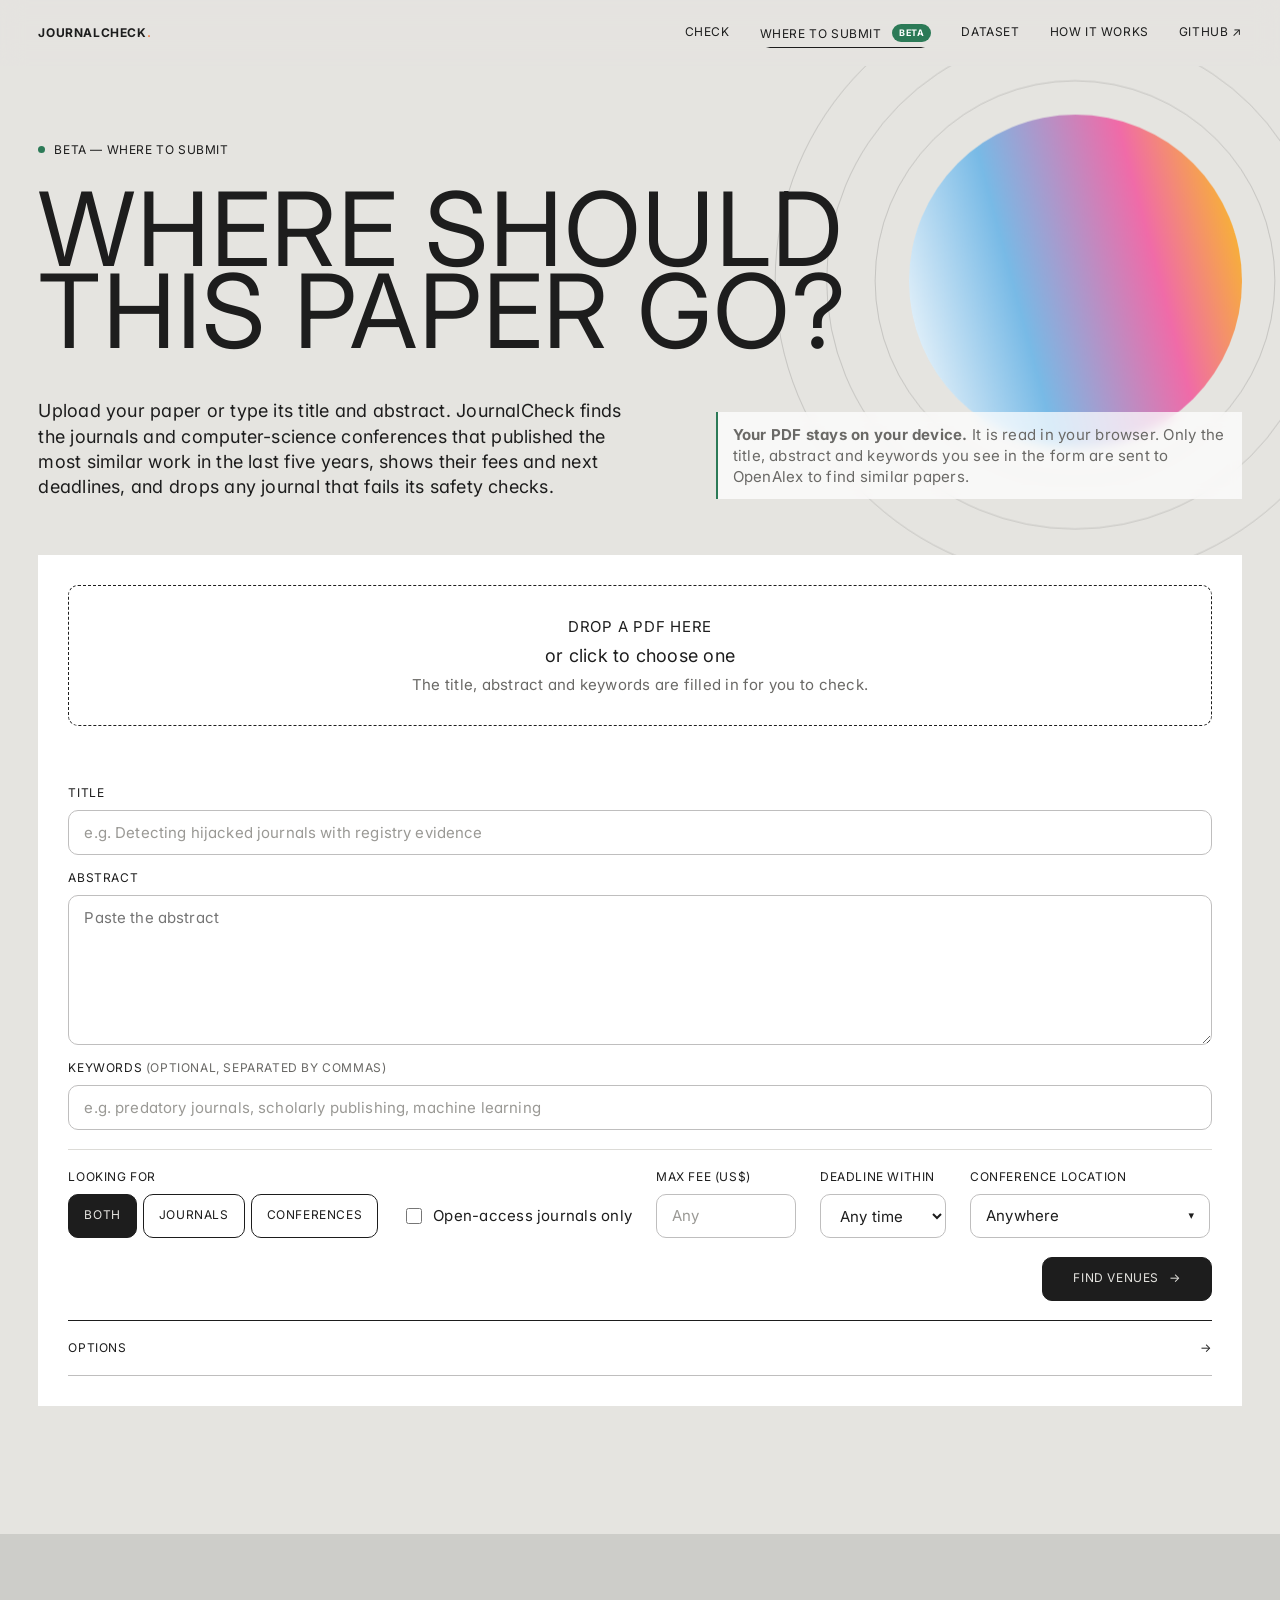
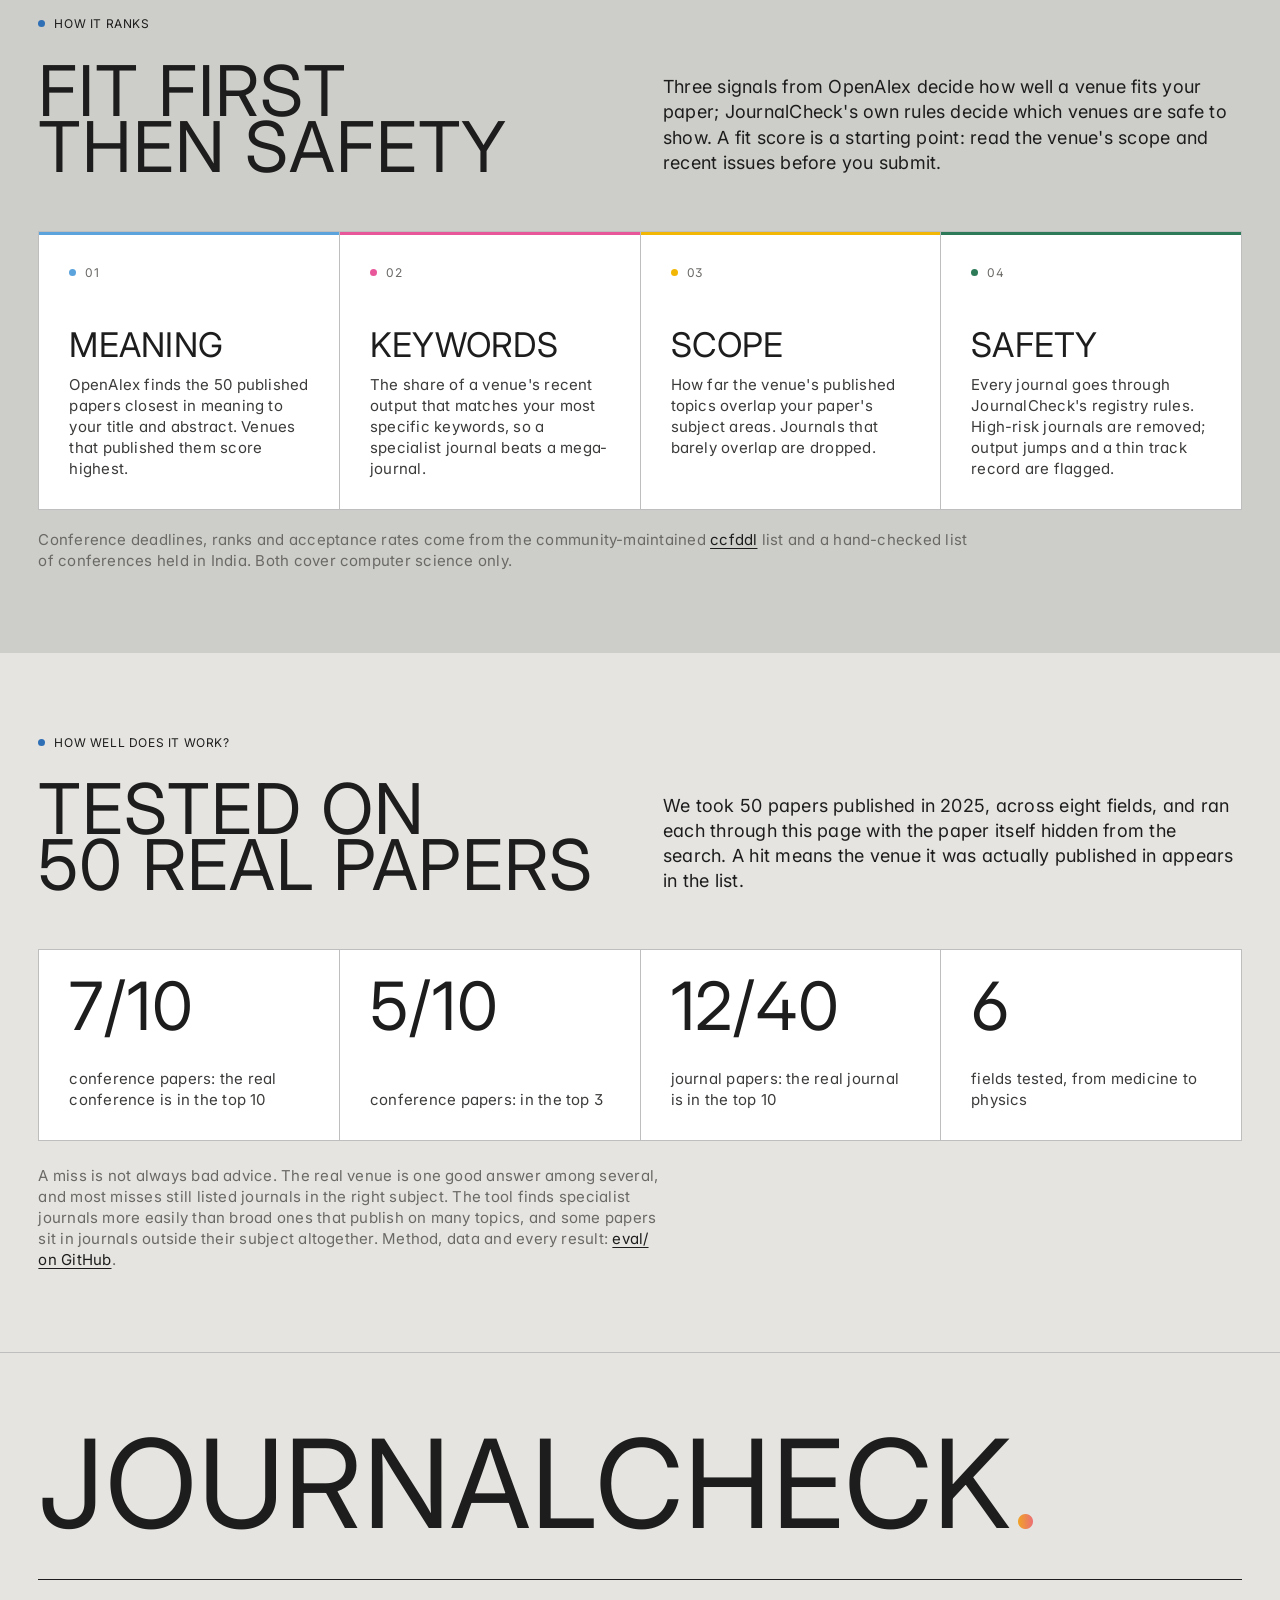
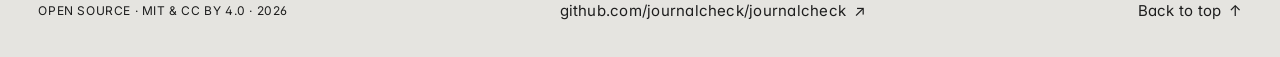
<file: submit.html>
<!doctype html>
<html lang="en">
<head>
<meta charset="utf-8">
<meta name="viewport" content="width=device-width, initial-scale=1">
<title>Where to submit (beta) · JournalCheck</title>
<meta name="description" content="Upload a paper or type its title and abstract: JournalCheck suggests ten journals and ten computer-science conferences that publish similar work, with fees, deadlines and a safety screen. Runs in your browser.">
<meta name="color-scheme" content="light">
<meta name="theme-color" content="#e5e4e0">
<link rel="preconnect" href="https://fonts.googleapis.com">
<link rel="preconnect" href="https://fonts.gstatic.com" crossorigin>
<link href="https://fonts.googleapis.com/css2?family=Inter:wght@400;500;700&display=swap" rel="stylesheet">
<link rel="stylesheet" href="assets/style.css?v=20261116a">
<link rel="stylesheet" href="assets/submit.css?v=20261116a">
<script>
  if (!matchMedia("(prefers-reduced-motion: reduce)").matches && "IntersectionObserver" in window) {
    document.documentElement.classList.add("motion");
    setTimeout(function () { if (!window.__motionReady) document.documentElement.classList.remove("motion"); }, 2500);
  }
</script>
<link rel="icon" href="data:image/svg+xml,%3Csvg xmlns='http://www.w3.org/2000/svg' viewBox='0 0 32 32'%3E%3Crect width='32' height='32' fill='%23e5e4e0'/%3E%3Ccircle cx='16' cy='16' r='11' fill='none' stroke='%231d1d1d' stroke-width='2'/%3E%3Cpath d='M11 16.5l3.5 3.5L21.5 12' stroke='%231d1d1d' stroke-width='2.4' fill='none' stroke-linecap='square'/%3E%3C/svg%3E">
</head>
<body>
<a class="skip" href="#main">Skip to content</a>
<header class="topbar">
  <div class="wrap topbar-in">
    <a class="brand" href="index.html" aria-label="JournalCheck home">JournalCheck<span class="dot-mark">.</span></a>
    <nav class="nav" aria-label="Sections">
      <a href="index.html#check">Check</a>
      <a href="submit.html" aria-current="page">Where to submit <sup class="beta">Beta</sup></a>
      <a href="index.html#dataset">Dataset</a>
      <a href="index.html#how">How it works</a>
      <a class="gh" href="https://github.com/journalcheck/journalcheck" rel="noopener">GitHub ↗</a>
    </nav>
  </div>
</header>

<main id="main">
<section class="ws-hero">
  <div class="sphere-wrap" aria-hidden="true">
    <svg class="rings" viewBox="0 0 1000 1000"><circle cx="500" cy="500" r="330"/><circle cx="500" cy="500" r="410"/><circle cx="500" cy="500" r="495"/></svg>
    <div class="sphere"></div>
  </div>
  <div class="wrap">
    <p class="label">Beta — Where to submit</p>
    <h1 class="display">Where should<br>this paper go?</h1>
    <div class="ws-intro">
      <p class="lead">Upload your paper or type its title and abstract. JournalCheck finds the journals and computer-science conferences that published the most similar work in the last five years, shows their fees and next deadlines, and drops any journal that fails its safety checks.</p>
      <p class="small ws-privacy"><b>Your PDF stays on your device.</b> It is read in your browser. Only the title, abstract and keywords you see in the form are sent to OpenAlex to find similar papers.</p>
    </div>
  </div>
</section>

<section class="section ws-form-sec">
  <div class="wrap">
    <form id="ws-form" class="ws-form" autocomplete="off">
      <label class="ws-drop" id="ws-drop">
        <input type="file" id="ws-file" accept="application/pdf,.pdf">
        <span class="ws-drop-in"><b>Drop a PDF here</b> or click to choose one<span class="small">The title, abstract and keywords are filled in for you to check.</span></span>
      </label>
      <p class="ws-status" id="ws-status" aria-live="polite"></p>
      <div class="ws-fields">
        <label class="fld"><span>Title</span><input id="ws-title" placeholder="e.g. Detecting hijacked journals with registry evidence"></label>
        <label class="fld"><span>Abstract</span><textarea id="ws-abstract" rows="6" placeholder="Paste the abstract"></textarea></label>
        <label class="fld"><span>Keywords <em>(optional, separated by commas)</em></span><input id="ws-keywords" placeholder="e.g. predatory journals, scholarly publishing, machine learning"></label>
      </div>
      <div class="ws-opts">
        <div class="fld ws-kind" role="radiogroup" aria-labelledby="ws-kind-l"><span id="ws-kind-l">Looking for</span>
          <div class="ws-kind-opts">
            <label><input type="radio" name="ws-kind" value="both" checked><span>Both</span></label>
            <label><input type="radio" name="ws-kind" value="journal"><span>Journals</span></label>
            <label><input type="radio" name="ws-kind" value="conference"><span>Conferences</span></label>
          </div>
        </div>
        <label class="ws-check"><input type="checkbox" id="ws-oa"><span>Open-access journals only</span></label>
        <label class="fld ws-small"><span>Max fee (US$)</span><input id="ws-fee" type="number" min="0" step="50" placeholder="Any"></label>
        <label class="fld ws-small"><span>Deadline within</span><select id="ws-months"><option value="0">Any time</option><option value="3">3 months</option><option value="6">6 months</option><option value="12">12 months</option></select></label>
        <div class="fld ws-where" id="ws-where">
          <span id="ws-where-l">Conference location</span>
          <button type="button" class="ws-ms-btn" aria-haspopup="true" aria-expanded="false" aria-labelledby="ws-where-l"><span class="ws-ms-val">Anywhere</span><i aria-hidden="true">▾</i></button>
          <div class="ws-ms-pop" hidden role="group" aria-label="Choose regions and countries">
            <p class="label">Regions</p>
            <div class="ws-ms-regions"></div>
            <p class="label">Countries</p>
            <input class="ws-ms-q" type="search" placeholder="Filter countries" aria-label="Filter countries">
            <div class="ws-ms-list"></div>
            <div class="ws-ms-foot"><span class="ws-ms-count small"></span><button type="button" class="ghost sm" data-clear>Clear</button><button type="button" class="pill solid" data-done>Done</button></div>
          </div>
        </div>
        <button class="pill solid" id="ws-go" type="submit">Find venues <span aria-hidden="true">→</span></button>
      </div>
      <details class="more ws-adv"><summary>Options <span aria-hidden="true">→</span></summary>
        <label class="fld"><span>OpenAlex API key <em>(free at openalex.org/settings/api; recommended on shared networks such as a campus, where everyone shares one small daily allowance; kept in this browser only)</em></span><input id="ws-key" placeholder="Paste a key"></label>
      </details>
    </form>
    <div id="ws-out" class="ws-out" aria-live="polite"></div>
  </div>
</section>

<section class="section stone" id="ws-how">
  <div class="wrap">
    <div class="sec-head">
      <div><p class="label">How it ranks</p><h2>Fit first<br>then safety</h2></div>
      <p>Three signals from OpenAlex decide how well a venue fits your paper; JournalCheck's own rules decide which venues are safe to show. A fit score is a starting point: read the venue's scope and recent issues before you submit.</p>
    </div>
    <ol class="ws-steps">
      <li class="s1"><span class="n">01</span><h3>Meaning</h3><p>OpenAlex finds the 50 published papers closest in meaning to your title and abstract. Venues that published them score highest.</p></li>
      <li class="s2"><span class="n">02</span><h3>Keywords</h3><p>The share of a venue's recent output that matches your most specific keywords, so a specialist journal beats a mega-journal.</p></li>
      <li class="s3"><span class="n">03</span><h3>Scope</h3><p>How far the venue's published topics overlap your paper's subject areas. Journals that barely overlap are dropped.</p></li>
      <li class="s4"><span class="n">04</span><h3>Safety</h3><p>Every journal goes through JournalCheck's registry rules. High-risk journals are removed; output jumps and a thin track record are flagged.</p></li>
    </ol>
    <p class="note ws-sources">Conference deadlines, ranks and acceptance rates come from the community-maintained <a href="https://github.com/ccfddl/ccf-deadlines" rel="noopener">ccfddl</a> list and a hand-checked list of conferences held in India. Both cover computer science only.</p>
  </div>
</section>

<section class="section" id="ws-eval">
  <div class="wrap">
    <div class="sec-head">
      <div><p class="label">How well does it work?</p><h2>Tested on<br>50 real papers</h2></div>
      <p>We took 50 papers published in 2025, across eight fields, and ran each through this page with the paper itself hidden from the search. A hit means the venue it was actually published in appears in the list.</p>
    </div>
    <div class="stats ws-stats" aria-label="Evaluation results">
      <div class="stat"><span class="sv">9/10</span><span class="lbl">conference papers: the real conference is in the top 10</span></div>
      <div class="stat"><span class="sv">6/10</span><span class="lbl">conference papers: in the top 3</span></div>
      <div class="stat"><span class="sv">16/40</span><span class="lbl">journal papers: the real journal is in the top 10</span></div>
      <div class="stat"><span class="sv">8</span><span class="lbl">fields tested, from medicine to physics</span></div>
    </div>
    <p class="note ws-eval-note">A miss is not always bad advice. The real venue is one good answer among several, and most misses still listed journals in the right subject. The tool finds specialist journals more easily than broad ones that publish on many topics, and some papers sit in journals outside their subject altogether. Method, data and every result: <a href="https://github.com/journalcheck/journalcheck.github.io/tree/main/eval" rel="noopener">eval/ on GitHub</a>.</p>
  </div>
</section>
</main>

<footer class="foot">
  <div class="wrap">
    <p class="foot-mark" aria-hidden="true">JournalCheck<span class="dot-mark">.</span></p>
    <div class="foot-row"><span class="label">Open source · MIT &amp; CC BY 4.0 · 2026</span><a class="ghost sm" href="https://github.com/journalcheck/journalcheck">github.com/journalcheck/journalcheck <span aria-hidden="true">↗</span></a><a class="ghost sm" href="#main">Back to top <span aria-hidden="true">↑</span></a></div>
  </div>
</footer>

<script src="assets/submit.js?v=20261116a" defer></script>
<script src="assets/motion.js?v=20261116a" defer></script>
</body>
</html>
</file>
<file: assets/style.css>
/* JournalCheck — editorial "parchment + ink" design.
   One typeface, flat surfaces, hairline structure, a single gradient sphere in the hero.
   Colour is used only where it carries data: the three risk verdicts. */
:root{
  /* palette */
  --parchment:#e5e4e0; --ink:#1d1d1d; --paper:#ffffff; --ash:#bfbebe; --stone:#cdcdc9;
  --ink-2:#3b3b3a; --muted:#6a6966; --line:var(--ash); --line-soft:#dcdbd7;
  --sphere:linear-gradient(255deg,rgb(250,203,14),rgb(240,107,168) 30%,rgb(120,186,230) 65%,rgb(255,255,255));
  /* verdict semantics (data only, kept muted) */
  --low:#3c7552; --low-bg:#e1e9e1; --cau:#8f6514; --cau-bg:#efe7d4; --high:#a6423a; --high-bg:#f1dfdb; --unk:#8d8c88;
  /* aliases the script still references */
  --navy:var(--ink); --navy-2:var(--ink); --bg-alt:var(--parchment);
  --mk-rule:#8d8c88; --mk-model:#bfbebe;
  /* accents drawn from the hero sphere, used sparingly; green marks what is new */
  --sun:#f2b705; --rose:#e9579b; --sky:#5aa3dc; --accent:#2f6fb5; --accent-bg:#dfe9f3;
  --new:#2c7a57; --new-bg:#d9eadf;
  /* type */
  --font:"Inter",ui-sans-serif,system-ui,-apple-system,"Segoe UI",Roboto,sans-serif;
  --mono:ui-monospace,SFMono-Regular,Menlo,Consolas,monospace;
  --t-caption:12px; --t-body-sm:15px; --t-body:18px; --t-sub:34px; --t-h-sm:46px; --t-h:70px; --t-display:103px;
  /* layout */
  --max:1400px; --pad:clamp(20px,3vw,46px); --gap:19px; --sec:clamp(56px,6.4vw,96px); --r:10px;
}
*{box-sizing:border-box}
html{scroll-behavior:smooth;scroll-padding-top:76px}
body{margin:0;font-family:var(--font);color:var(--ink);background:var(--parchment);font-size:var(--t-body);line-height:1.4;letter-spacing:.013em;-webkit-font-smoothing:antialiased;font-feature-settings:"ss01","cv11"}
a{color:var(--ink);text-decoration-thickness:1px;text-underline-offset:3px}
img{max-width:100%;height:auto;display:block}
code,.mono{font-family:var(--mono);font-size:.86em;letter-spacing:0}
h1,h2,h3,h4{margin:0;font-weight:400;color:var(--ink)}
b,strong{font-weight:700}
.wrap{max-width:var(--max);margin:0 auto;padding:0 var(--pad)}
.skip{position:absolute;left:-999px;top:0;background:var(--paper);padding:8px 12px;z-index:100}.skip:focus{left:8px}
:focus-visible{outline:1px solid var(--ink);outline-offset:3px}

/* micro typography */
.label{font-size:var(--t-caption);text-transform:uppercase;letter-spacing:.05em;font-weight:400;line-height:1.4;color:var(--ink);margin:0}
.note,.small{color:var(--muted);font-size:var(--t-body-sm)}
.note{margin:19px 0 0;max-width:62em}

/* ghost link — the only "button" */
.ghost{display:inline-flex;align-items:center;gap:8px;font-size:var(--t-body-sm);color:var(--ink);text-decoration:none;padding:5px 0;border-radius:var(--r);border-bottom:1px solid transparent}
.ghost span{transition:transform .2s}
.ghost:hover{text-decoration:underline}.ghost:hover span{transform:translateX(3px)}
.ghost.sm{font-size:var(--t-body-sm)}
.pill{display:inline-flex;align-items:center;justify-content:center;gap:10px;font:inherit;font-size:var(--t-caption);text-transform:uppercase;letter-spacing:.05em;padding:8px 19px;border:1px solid var(--ink);border-radius:var(--r);background:transparent;color:var(--ink);cursor:pointer;text-decoration:none;transition:background .15s,color .15s;white-space:nowrap}
.pill:hover,.pill.solid{background:var(--ink);color:var(--parchment)}
.pill.solid:hover{background:transparent;color:var(--ink)}
.pill[disabled]{opacity:.55;cursor:progress}
.btn{font:inherit}

/* top bar — not sticky, minimal */
.topbar{position:sticky;top:0;z-index:40;background:rgba(229,228,224,.86);-webkit-backdrop-filter:saturate(1.4) blur(12px);backdrop-filter:saturate(1.4) blur(12px);border-bottom:1px solid transparent;transition:border-color .3s,background .3s}
body.scrolled .topbar{border-bottom-color:var(--line)}
.topbar-in{display:flex;align-items:center;justify-content:space-between;gap:24px;padding-top:19px;padding-bottom:17px;transition:padding .3s}
body.scrolled .topbar-in{padding-top:13px;padding-bottom:13px}
.brand{font-size:var(--t-caption);font-weight:700;text-transform:uppercase;letter-spacing:.05em;text-decoration:none;color:var(--ink);white-space:nowrap}
.nav{display:flex;gap:30px;overflow-x:auto;scrollbar-width:none}.nav::-webkit-scrollbar{display:none}
.nav a{font-size:var(--t-caption);text-transform:uppercase;letter-spacing:.05em;text-decoration:none;color:var(--ink);white-space:nowrap;padding:5px 0;border-radius:var(--r)}
.nav a:hover{text-decoration:underline}

/* ─── hero ─── */
.hero{position:relative;min-height:calc(100vh - 62px);min-height:calc(100svh - 62px);display:flex;align-items:flex-end;padding:46px 0 76px;overflow:hidden}
.sphere-wrap{position:absolute;right:13%;top:46%;width:min(62vh,44vw);aspect-ratio:1;transform:translateY(calc(-50% + var(--py,0px)));pointer-events:none}
.sphere{position:absolute;inset:0;border-radius:50%;background:var(--sphere)}
.rings{position:absolute;left:50%;top:50%;width:182%;height:182%;transform:translate(-50%,-50%) scale(var(--rs,1));overflow:visible}
.rings circle{fill:none;stroke:var(--ink);stroke-opacity:.16;stroke-width:1;vector-effect:non-scaling-stroke}
.hero-in{position:relative;width:100%}
.hero .label{margin-bottom:30px}
.display{font-size:clamp(56px,8vw,var(--t-display));line-height:.8;letter-spacing:.013em;text-transform:uppercase;font-weight:400}
.hero-foot{display:grid;grid-template-columns:minmax(0,1fr) minmax(0,400px);gap:46px;align-items:end;margin-top:46px}
.hero-card{margin-top:-230px}
.lead{font-size:var(--t-body);max-width:34em;margin:0 0 19px}
.cta{display:flex;gap:30px;flex-wrap:wrap}
.hero-card{background:var(--paper);padding:30px}
.hc-head{display:flex;justify-content:space-between;align-items:center;gap:12px}
.hc-title{font-size:var(--t-body);margin:19px 0 8px}
.hc-score{display:flex;align-items:baseline;gap:10px;margin:0 0 15px}
.hc-score .big{font-size:var(--t-h-sm);line-height:1;color:var(--ink)}.hc-score .of{color:var(--muted);font-size:var(--t-body-sm)}
.hc-list{list-style:none;margin:0 0 19px;padding:15px 0 0;border-top:1px solid var(--line);display:grid;gap:8px;font-size:var(--t-body-sm);color:var(--ink-2)}
.hc-list li{display:flex;gap:10px;align-items:baseline}
.scroll{position:absolute;right:30px;bottom:30px;font-size:var(--t-caption);text-transform:uppercase;letter-spacing:.05em;text-decoration:none;color:var(--ink);transition:opacity .3s}
body.scrolled .scroll{opacity:0;pointer-events:none}

/* ─── numbers band (logo-grid style) ─── */
.band{padding:0}
.stats{display:grid;grid-template-columns:repeat(4,1fr);gap:1px;background:var(--line);border:1px solid var(--line)}
.stat{background:var(--paper);padding:30px;display:flex;flex-direction:column;justify-content:space-between;min-height:190px}
.stat .sv{font-size:clamp(46px,5.2vw,var(--t-h));line-height:.8;letter-spacing:.013em}
.stat .lbl{font-size:var(--t-body-sm);color:var(--ink-2);max-width:20em;margin-top:30px}

/* ─── sections ─── */
.section{padding:var(--sec) 0;position:relative}
.section.stone{background:var(--stone)}
.section+.section:not(.stone){border-top:1px solid var(--line)}
.section.stone+.section{border-top:0}
.sec-head{display:grid;grid-template-columns:minmax(0,1fr) minmax(0,1fr);gap:var(--gap) 46px;align-items:end;margin-bottom:56px}
.sec-head .label{margin-bottom:30px}
.sec-head h2{font-size:clamp(46px,6.4vw,var(--t-h));line-height:.8;letter-spacing:.013em;text-transform:uppercase}
.sec-head>p{margin:0;max-width:36em;font-size:var(--t-body)}
.sub-head{margin:76px 0 30px;display:flex;flex-direction:column;gap:19px}
.sub{font-size:var(--t-sub);line-height:1;text-transform:uppercase}

/* founder-intro style two-column block */
.intro{display:grid;grid-template-columns:minmax(0,1fr) minmax(0,1fr);gap:var(--gap) 46px;padding-bottom:56px}
.intro+.intro{padding-top:56px;border-top:1px solid var(--line);padding-bottom:0}
.intro-l{display:flex;flex-direction:column;gap:19px;align-items:flex-start}
.intro-statement{font-size:var(--t-body-sm);text-transform:uppercase;letter-spacing:.05em;max-width:26em;margin:0;line-height:1.4}
.intro-r p{margin:0 0 15px;max-width:36em}
.sources-label{margin-bottom:19px}
.sources{list-style:none;margin:0;padding:0;display:grid;grid-template-columns:repeat(5,1fr);gap:1px;background:var(--line);border:1px solid var(--line)}
.sources li{background:var(--paper);min-height:150px;display:flex;flex-direction:column;align-items:center;justify-content:center;text-align:center;gap:6px;padding:19px}
.sources b{font-size:clamp(18px,1.8vw,24px);font-weight:700;letter-spacing:-.01em}
.sources span{font-size:var(--t-caption);text-transform:uppercase;letter-spacing:.05em;color:var(--muted)}

/* ─── chips, class tags, dots ─── */
.chip{display:inline-flex;align-items:center;gap:7px;font-size:var(--t-caption);text-transform:uppercase;letter-spacing:.05em;padding:3px 9px;border:1px solid currentColor;border-radius:var(--r);white-space:nowrap;line-height:1.4}
.v-low{color:var(--low)}.v-cau{color:var(--cau)}.v-high{color:var(--high)}
.chip::before{content:"";width:6px;height:6px;border-radius:50%;background:currentColor}
.cls{font-size:var(--t-caption);text-transform:uppercase;letter-spacing:.05em;color:var(--ink-2);white-space:nowrap}
.cls::before{content:"";display:inline-block;width:7px;height:7px;margin-right:7px;border:1px solid var(--ink);vertical-align:0}
.cls-legitimate::before{background:transparent}.cls-predatory::before{background:var(--ink)}
.cls-hijacked::before{background:linear-gradient(135deg,var(--ink) 50%,transparent 50%)}.cls-compromised::before{border-radius:50%}
.dot{width:8px;height:8px;border-radius:50%;flex:none;display:inline-block;transform:translateY(-1px)}
.dot.pass{background:var(--low)}.dot.fail{background:var(--high)}.dot.unknown{background:transparent;border:1px solid var(--unk)}
.res{display:inline-flex;align-items:center;gap:7px;font-size:var(--t-caption);text-transform:uppercase;letter-spacing:.05em;white-space:nowrap}
.res.pass{color:var(--low)}.res.fail{color:var(--high)}.res.unknown{color:var(--muted)}

/* ─── check form ─── */
.checkform{display:flex;gap:var(--gap);align-items:flex-end;flex-wrap:wrap;background:var(--paper);padding:30px}
.fld{display:flex;flex-direction:column;gap:8px;font-size:var(--t-caption);text-transform:uppercase;letter-spacing:.05em;min-width:180px}
.fld.grow{flex:1;min-width:260px}.fld em{font-style:normal;color:var(--muted)}
.fld input,.search{font:inherit;font-size:var(--t-body-sm);letter-spacing:.01em;text-transform:none;padding:11px 15px;border:1px solid var(--ash);border-radius:var(--r);background:var(--paper);color:var(--ink);width:100%}
.fld input::placeholder,.search::placeholder{color:#9a9995}
.fld input:focus,.search:focus{outline:0;border-color:var(--ink)}
.checkform .pill{padding:12px 30px;height:44px}
.examples{margin:19px 0 0;display:flex;gap:8px 15px;flex-wrap:wrap;align-items:center}
.examples .label{margin-right:4px;color:var(--muted)}
.examples button{font:inherit;font-size:var(--t-body-sm);border:0;border-bottom:1px solid var(--ink);background:transparent;padding:2px 0;cursor:pointer;color:var(--ink);border-radius:0}
.examples button:hover{border-bottom-style:dashed}
.check-out{margin-top:46px}.check-out:empty{margin-top:0}
.cr{background:var(--paper)}
.cr-head{padding:30px;border-bottom:1px solid var(--line);display:flex;justify-content:space-between;gap:30px;flex-wrap:wrap}
.cr-head>div:first-child{flex:1 1 360px;min-width:0}
.cr-head h3{font-size:var(--t-sub);line-height:1}.cr-head .meta{color:var(--muted);font-size:var(--t-body-sm);margin-top:15px}
.cr-score{flex:none;text-align:right}.cr-score .big{font-size:var(--t-h-sm);line-height:1}.cr-score .small{display:block;margin-top:8px}
.srcs{display:flex;gap:8px;flex-wrap:wrap;margin-top:15px}
.src{font-size:var(--t-caption);text-transform:uppercase;letter-spacing:.05em;padding:3px 9px;border:1px solid var(--ash);border-radius:var(--r);color:var(--ink-2)}
.src.ok::before{content:"✓ ";color:var(--low)}.src.miss::before{content:"– ";color:var(--muted)}.src.err::before{content:"! ";color:var(--high)}
.advice{padding:19px 30px;border-bottom:1px solid var(--line);display:grid;gap:8px}
.adv{padding:12px 15px;font-size:var(--t-body-sm);border-left:2px solid currentColor;background:var(--parchment);color:var(--ink)}
.adv.high{border-color:var(--high);background:var(--high-bg)}.adv.cau{border-color:var(--cau);background:var(--cau-bg)}.adv.low{border-color:var(--low);background:var(--low-bg)}.adv.info{border-color:var(--ink)}
.cr-foot{padding:19px 30px;font-size:var(--t-body-sm);color:var(--ink-2);display:grid;gap:6px;border-top:1px solid var(--line)}
.loading{display:flex;gap:12px;align-items:center;color:var(--muted);padding:19px 0;font-size:var(--t-body-sm)}
.spin{width:14px;height:14px;border:1px solid var(--ash);border-top-color:var(--ink);border-radius:50%;animation:spin .8s linear infinite}
@keyframes spin{to{transform:rotate(360deg)}}

/* ─── tables ─── */
.itable,.dtable,.mtable{width:100%;border-collapse:collapse;font-size:var(--t-body-sm)}
.itable th,.dtable th,.mtable th{text-align:left;font-size:var(--t-caption);text-transform:uppercase;letter-spacing:.05em;color:var(--ink);font-weight:400;padding:15px;border-bottom:1px solid var(--ink);background:var(--paper);white-space:nowrap}
.itable td,.dtable td,.mtable td{padding:12px 15px;border-bottom:1px solid var(--line-soft);vertical-align:top}
.itable tr:last-child td,.dtable tbody tr:last-child td,.mtable tbody tr:last-child td{border-bottom:0}
.itable .catrow td{background:var(--parchment);font-size:var(--t-caption);text-transform:uppercase;letter-spacing:.05em;padding:8px 15px;border-bottom:0}
.itable .iid{font-family:var(--mono);font-size:12px;color:var(--muted);white-space:nowrap}
.itable .pts{white-space:nowrap;text-align:right;font-variant-numeric:tabular-nums;color:var(--ink-2)}
.itable .ev{color:var(--ink-2);word-break:break-word}
.itable tr.off td{color:var(--muted)}
.toolbar{display:flex;gap:15px 19px;flex-wrap:wrap;align-items:center;margin-bottom:19px}
.seg{display:inline-flex;gap:6px;flex-wrap:wrap}
.seg button{font:inherit;font-size:var(--t-caption);text-transform:uppercase;letter-spacing:.05em;border:1px solid var(--ink);background:transparent;padding:7px 15px;border-radius:var(--r);cursor:pointer;color:var(--ink);white-space:nowrap;transition:background .15s,color .15s}
.seg button:hover,.seg button[aria-pressed="true"]{background:var(--ink);color:var(--parchment)}
.seg button .c{opacity:.6;margin-left:6px;font-variant-numeric:tabular-nums}
.search{max-width:300px;flex:1;min-width:200px;margin-left:auto}
.tablewrap{overflow-x:auto;background:var(--paper)}
.tablewrap.tall{max-height:640px;overflow:auto}
.tablewrap.tall thead th{position:sticky;top:0;z-index:1}
.dtable th{cursor:pointer;user-select:none}.dtable th:hover{text-decoration:underline}
.dtable th[aria-sort="ascending"]::after{content:" ↑"}.dtable th[aria-sort="descending"]::after{content:" ↓"}
.dtable td,.mtable td{vertical-align:middle}
.dtable tbody tr{cursor:pointer}.dtable tbody tr:hover td{background:#f4f3f0}
.dtable tbody tr:focus{outline:1px solid var(--ink);outline-offset:-1px}
.num{text-align:right;font-variant-numeric:tabular-nums}
th.num{text-align:right}
.c-id{font-family:var(--mono);font-size:12px;color:var(--muted);white-space:nowrap}
td.c-issn{font-family:var(--mono);font-size:12px;white-space:nowrap;color:var(--ink-2)}
.jt{font-weight:400}.jd{display:block;color:var(--muted);font-size:12px;font-family:var(--mono);margin-top:2px;word-break:break-all}
.trust{display:inline-flex;align-items:center;gap:10px;justify-content:flex-end}
.bar{width:56px;height:3px;background:var(--line-soft);overflow:hidden;display:inline-block}
.bar i{display:block;height:100%}
.tfoot{display:flex;justify-content:space-between;gap:12px;flex-wrap:wrap;margin-top:15px;font-size:var(--t-body-sm);color:var(--ink-2)}
.tfoot #count{font-size:var(--t-caption);text-transform:uppercase;letter-spacing:.05em}
.mtable td:first-child{min-width:170px}
.mtable tr.best td{background:var(--parchment);font-weight:700}
.mtable tr.best td:first-child{box-shadow:inset 2px 0 0 var(--ink)}
.mtable .sd{color:var(--muted);font-size:12px;font-weight:400;white-space:nowrap}
.mtable td.num{white-space:nowrap}

/* ─── figures (grid-paper cards) ─── */
.fig{margin:0;padding:30px;background-color:var(--paper);
  background-image:linear-gradient(var(--parchment) 1px,transparent 1px),linear-gradient(90deg,var(--parchment) 1px,transparent 1px);
  background-size:24px 24px;background-position:-1px -1px}
.fig img{background:var(--paper)}
.fig figcaption{font-size:var(--t-body-sm);color:var(--ink-2);margin-top:19px;display:flex;gap:15px;align-items:baseline;background:var(--paper);padding:8px 0 0}
.fig figcaption .label{flex:none;color:var(--muted)}
.fig.wide{padding:46px}
.gallery{display:grid;grid-template-columns:1fr 1fr;gap:var(--gap);margin-top:var(--gap);align-items:stretch}

/* ─── steps / indicator catalogue ─── */
.steps{display:grid;grid-template-columns:repeat(3,1fr);gap:1px;background:var(--line);border:1px solid var(--line);margin-top:var(--gap)}
.step{background:var(--paper);padding:30px;min-height:240px}
.step .n{display:block;font-size:var(--t-caption);letter-spacing:.05em;margin-bottom:46px;color:var(--muted)}
.step h3{font-size:var(--t-sub);line-height:1;text-transform:uppercase;margin-bottom:15px}
.step p{margin:0;color:var(--ink-2);font-size:var(--t-body-sm)}
.t-low{color:var(--low)}.t-cau{color:var(--cau)}.t-high{color:var(--high)}
.cats{display:grid;grid-template-columns:repeat(auto-fill,minmax(300px,1fr));border-top:1px solid var(--line);border-left:1px solid var(--line)}
.cat{background:var(--paper);padding:30px;border-right:1px solid var(--line);border-bottom:1px solid var(--line)}
.cat h4{margin:0 0 19px;font-size:var(--t-caption);text-transform:uppercase;letter-spacing:.05em;display:flex;justify-content:space-between;gap:12px;padding-bottom:12px;border-bottom:1px solid var(--ink)}
.cat h4 span{color:var(--muted);white-space:nowrap}
.cat ul{list-style:none;margin:0;padding:0;display:grid;gap:8px;font-size:var(--t-body-sm);color:var(--ink-2)}
.cat li{display:flex;gap:10px}.cat li b{font-family:var(--mono);font-size:12px;color:var(--muted);font-weight:400;min-width:28px;padding-top:2px}
.cat li .p{margin-left:auto;color:var(--muted);white-space:nowrap;font-variant-numeric:tabular-nums}
.cat li.list{font-style:italic}
.cats>.note{padding:15px 0 0;margin-left:-1px!important}
.more{margin-top:30px;border-top:1px solid var(--ink);border-bottom:1px solid var(--line);padding:19px 0}
.more summary{cursor:pointer;font-size:var(--t-caption);text-transform:uppercase;letter-spacing:.05em;list-style:none;display:flex;justify-content:space-between}
.more summary::-webkit-details-marker{display:none}
.more summary span{transition:transform .2s}.more[open] summary span{transform:rotate(90deg)}
.more ol{margin:19px 0 0;color:var(--ink-2);font-size:var(--t-body-sm);display:grid;gap:8px;padding-left:22px}
.more ol b{font-family:var(--mono);font-size:12px;font-weight:400;color:var(--muted);margin-right:6px}

/* rings in results */
.rings-sec{overflow:hidden}
.rings.side{position:absolute;right:-380px;top:-120px;width:900px;height:900px;transform:none;left:auto;pointer-events:none}

/* ─── run ─── */
.two{display:grid;grid-template-columns:1fr 1fr;gap:var(--gap)}
.panel{background:var(--paper);padding:30px;min-width:0}
.two>*,.sec-head>*,.intro>*,.gallery>*,.hero-foot>*{min-width:0}
.panel h3{font-size:var(--t-caption);text-transform:uppercase;letter-spacing:.05em;padding-bottom:12px;border-bottom:1px solid var(--ink)}
.panel p{margin:0}
.code{background:var(--parchment);color:var(--ink);padding:19px;overflow-x:auto;font-size:13px;line-height:1.7;margin:19px 0}
.code code{font-size:inherit}
.links{list-style:none;padding:0;margin:30px 0 0;display:flex;gap:8px 30px;flex-wrap:wrap}

/* ─── footer ─── */
.foot{padding:var(--sec) 0 30px;border-top:1px solid var(--line);overflow:hidden}
.foot-mark{font-size:min(9.6vw,138px);line-height:.8;letter-spacing:.005em;text-transform:uppercase;margin:0 0 46px;white-space:nowrap}
.foot-row{display:flex;gap:15px 30px;flex-wrap:wrap;align-items:center;justify-content:space-between;border-top:1px solid var(--ink);padding-top:15px}

/* ─── evidence report dialog ─── */
dialog#report{border:0;padding:0;border-radius:0;max-width:1000px;width:calc(100% - 24px);max-height:calc(100% - 24px);background:var(--parchment);color:var(--ink);overflow:auto;overscroll-behavior:contain}
dialog#report::backdrop{background:rgba(29,29,29,.6)}
.r-in{position:relative;padding:46px}
.r-close{position:sticky;top:0;float:right;margin:-24px -24px 0 0;width:40px;height:40px;border-radius:var(--r);border:1px solid var(--ink);background:var(--parchment);font-size:22px;line-height:1;cursor:pointer;color:var(--ink);z-index:2}
.r-close:hover{background:var(--ink);color:var(--parchment)}
.r-top{display:flex;gap:15px;align-items:center;flex-wrap:wrap;color:var(--muted);font-size:var(--t-caption);text-transform:uppercase;letter-spacing:.05em}
.r-top .mono{font-size:12px}
.r-title{font-size:clamp(34px,4.4vw,var(--t-h-sm));line-height:1;margin:19px 50px 15px 0;text-transform:uppercase}
.r-meta{color:var(--ink-2);font-size:var(--t-body-sm);display:flex;flex-wrap:wrap;gap:4px 19px}
.r-verdict{display:grid;grid-template-columns:auto 1fr;gap:30px;align-items:center;margin:30px 0 8px;padding:30px;background:var(--paper);border-top:2px solid var(--ink)}
.r-verdict.low{border-color:var(--low)}.r-verdict.cau{border-color:var(--cau)}.r-verdict.high{border-color:var(--high)}
.r-vbig{font-size:var(--t-sub);line-height:1;text-transform:uppercase}.r-vbig.low{color:var(--low)}.r-vbig.cau{color:var(--cau)}.r-vbig.high{color:var(--high)}
.r-vbig small{display:block;font-size:var(--t-caption);letter-spacing:.05em;color:var(--muted);margin-top:8px}
.scale{position:relative;height:48px;margin:4px 8px 0}
.scale .track{position:absolute;left:0;right:0;top:16px;height:6px;background:linear-gradient(90deg,var(--high-bg) 0 50%,var(--cau-bg) 50% 80%,var(--low-bg) 80% 100%)}
.scale .tick{position:absolute;top:30px;font-size:var(--t-caption);color:var(--muted);transform:translateX(-50%)}
.scale .mk{position:absolute;top:8px;transform:translateX(-50%);display:flex;flex-direction:column;align-items:center}
.scale .mk i{width:3px;height:22px;background:var(--ink)}
.mk.rule i{background:var(--mk-rule)}.mk.model i{background:var(--mk-model)}.mk.hyb i{background:var(--ink);width:5px;height:26px;margin-top:-2px}
.legend{display:flex;gap:19px;flex-wrap:wrap;font-size:var(--t-caption);text-transform:uppercase;letter-spacing:.05em;color:var(--muted);margin:4px 8px 0}
.legend span{display:inline-flex;align-items:center;gap:7px}.legend i{width:9px;height:9px;display:inline-block}
.r-boxes{display:grid;gap:8px;margin:19px 0}
.r-sec{margin-top:46px}
.r-sec h3{font-size:var(--t-caption);text-transform:uppercase;letter-spacing:.05em;padding-bottom:12px;margin-bottom:19px;border-bottom:1px solid var(--ink)}
.catbars{display:grid;gap:10px}
.cb{display:grid;grid-template-columns:240px 1fr 70px;gap:15px;align-items:center;font-size:var(--t-body-sm)}
.cb .t{height:4px;background:var(--stone);overflow:hidden}.cb .t i{display:block;height:100%;background:var(--ink)}
.cb .v{text-align:right;color:var(--muted);font-variant-numeric:tabular-nums}
.factors{display:grid;gap:8px;font-size:var(--t-body-sm)}
.fa{display:grid;grid-template-columns:1fr 180px 52px;gap:15px;align-items:center}
.fa .t{position:relative;height:6px;background:var(--stone)}
.fa .t::after{content:"";position:absolute;left:50%;top:-4px;bottom:-4px;width:1px;background:var(--ink)}
.fa .t i{position:absolute;top:0;bottom:0}
.fa .v{text-align:right;font-variant-numeric:tabular-nums;color:var(--muted)}
.r-itable{background:var(--paper)}
.manual{margin:0;padding-left:22px;color:var(--ink-2);font-size:var(--t-body-sm);display:grid;gap:6px}
.manual b{font-family:var(--mono);font-size:12px;font-weight:400;color:var(--muted);margin-right:6px}

/* ─── responsive ─── */
@media (max-width:1100px){
  .sources{grid-template-columns:repeat(3,1fr)}
  .sources li:last-child{grid-column:span 3}
}
@media (max-width:900px){
  .hero{min-height:0;padding-top:30px}
  .sphere-wrap{width:62vw;right:-10vw;top:110px;transform:translateY(var(--py,0px))}
  .hero-foot{grid-template-columns:1fr;margin-top:46px}
  .hero-card{margin-top:0}
  .stats{grid-template-columns:1fr 1fr}
  .steps{grid-template-columns:1fr 1fr}
  .sec-head,.intro,.gallery,.two{grid-template-columns:1fr}
  .sec-head{margin-bottom:46px}
  .search{margin-left:0}
}
@media (max-width:640px){
  .topbar-in{gap:15px}
  .nav{gap:19px;-webkit-mask-image:linear-gradient(90deg,#000 85%,transparent);mask-image:linear-gradient(90deg,#000 85%,transparent);padding-right:24px}
  .display{font-size:clamp(44px,13vw,64px)}
  .sphere-wrap{width:78vw;right:-22vw;top:90px}
  .stat{min-height:160px;padding:19px}
  .steps{grid-template-columns:1fr}
  .sources{grid-template-columns:1fr 1fr}.sources li:last-child{grid-column:auto}
  .sources li{min-height:110px}
  .checkform,.cr-head,.panel,.hero-card,.fig,.fig.wide,.cat,.step{padding:19px}
  .c-issn,.c-sc,.dtable th.c-issn,.dtable th.c-sc,.c-id{display:none}
  .bar{display:none}
  .scroll{display:none}
  .r-in{padding:24px 16px}
  .r-close{margin:-8px -4px 0 0}
  .r-verdict{grid-template-columns:1fr;gap:15px;padding:19px}
  .cb{grid-template-columns:120px 1fr 56px}
  .fa{grid-template-columns:1fr 90px 44px}
  .itable .pts{display:none}
  .search{max-width:none}
  .mtable .sd{display:none}
  .cr-score{text-align:left}
}
@media (prefers-reduced-motion:reduce){html{scroll-behavior:auto}.spin{animation:none}*{transition:none!important}}

/* ─── examples (grouped test runs) ─── */
.examples{flex-direction:column;align-items:flex-start;gap:12px}
.ex-group{display:flex;gap:8px 15px;flex-wrap:wrap;align-items:baseline}
.ex-group .label{min-width:210px;color:var(--muted)}

/* ─── how it works: pipeline ─── */
.pipe{list-style:none;margin:0;padding:0;position:relative;counter-reset:none}
.pipe::before{content:"";position:absolute;left:23px;top:var(--top,45px);height:var(--len,calc(100% - 90px));width:1px;background:var(--line)}
.pipe .pipe-line{position:absolute;left:23px;top:var(--top,45px);width:1px;height:var(--len,calc(100% - 90px));background:var(--ink);transform-origin:top;transform:scaleY(var(--p,1))}
.pipe-row{display:grid;grid-template-columns:300px minmax(0,1fr);gap:var(--gap);position:relative}
.pipe-row+.pipe-row{margin-top:var(--gap)}
.pipe-step{padding:30px 0 30px 76px;position:relative}
.pipe-n{position:absolute;left:0;top:22px;width:47px;height:47px;border-radius:50%;border:1px solid var(--ink);background:var(--parchment);display:grid;place-items:center;font-size:var(--t-caption);letter-spacing:.05em;transition:background .5s,color .5s}
.pipe-row.lit .pipe-n{background:var(--accent);border-color:var(--accent);color:#fff}
.pipe-step h3{font-size:var(--t-sub);line-height:1;text-transform:uppercase;margin-bottom:12px}
.pipe-step .label{color:var(--muted)}
.pipe-cells{display:grid;gap:1px;background:var(--line);border:1px solid var(--line)}
.pipe-cells.c2{grid-template-columns:1fr 1fr}.pipe-cells.c4{grid-template-columns:repeat(4,1fr)}
.pc{background:var(--paper);padding:30px;display:flex;flex-direction:column;gap:10px;min-width:0}
.pc h4{font-size:var(--t-body);font-weight:700;letter-spacing:0}
.pc p{margin:0;font-size:var(--t-body-sm);color:var(--ink-2)}
.pc-k{font-size:var(--t-caption);text-transform:uppercase;letter-spacing:.05em;color:var(--muted)}
.pc.quiet{background:var(--paper);justify-content:center}
.pc.quiet .arrow-note{font-size:var(--t-body);color:var(--ink)}
.pc.stone{background:var(--stone)}
.pc.big{flex-direction:row;align-items:center;gap:30px}
.pc-num{font-size:clamp(70px,7vw,var(--t-display));line-height:.8;letter-spacing:.013em;font-variant-numeric:tabular-nums;min-width:1.25em}
.tags{display:flex;gap:6px;margin-top:6px}
.tags span{font-size:var(--t-caption);text-transform:uppercase;letter-spacing:.05em;border:1px solid var(--ink);border-radius:var(--r);padding:3px 9px}
.bands{margin-top:12px}
.band-track{display:grid;grid-template-columns:50fr 30fr 20fr;height:10px}
.band-track i{display:block;transform-origin:left;transition:transform .9s cubic-bezier(.2,.7,.2,1)}
.band-track .b-high{background:var(--high)}.band-track .b-cau{background:var(--cau);transition-delay:.25s}.band-track .b-low{background:var(--low);transition-delay:.5s}
.band-ticks{position:relative;height:22px;font-size:var(--t-caption);color:var(--muted)}
.band-ticks span{position:absolute;top:6px;transform:translateX(-50%)}
.band-ticks span:first-child{transform:none}.band-ticks span:last-child{transform:translateX(-100%)}
.band-names{display:grid;grid-template-columns:50fr 30fr 20fr;gap:6px;margin-top:8px}
.band-names .chip{justify-self:start;font-size:10px;padding:2px 7px}
.ovr{list-style:none;margin:2px 0 0;padding:0;display:grid;font-size:var(--t-body-sm)}
.ovr li{display:grid;grid-template-columns:42px 1fr auto;gap:10px;padding:8px 0;border-bottom:1px solid var(--line-soft);align-items:baseline}
.ovr li:last-child{border-bottom:0}
.ovr b{font-family:var(--mono);font-size:12px;font-weight:400;color:var(--muted)}
.ovr span{font-size:var(--t-caption);text-transform:uppercase;letter-spacing:.05em;color:var(--high);white-space:nowrap}
.ovr li:last-child span{color:var(--cau)}

/* metrics F1 bar */
.mbar{display:inline-block;width:90px;height:4px;background:var(--line-soft);vertical-align:middle;margin-right:12px;position:relative;overflow:hidden}
.mbar i{position:absolute;inset:0 auto 0 0;width:var(--w);background:var(--ink);transform-origin:left}
.mtable tr.best .mbar i{background:var(--ink)}

/* scroll progress */
.progress{position:fixed;left:0;top:0;height:2px;width:100%;background:linear-gradient(90deg,var(--sun),var(--rose) 45%,var(--sky));transform-origin:left;transform:scaleX(0);z-index:50;pointer-events:none}

/* ─── motion (only when JS + motion allowed) ─── */
@keyframes sphere-spin{to{transform:rotate(360deg)}}
@keyframes rise{from{opacity:0;transform:translateY(28px)}to{opacity:1;transform:none}}
@keyframes grow{from{transform:scaleX(0)}to{transform:scaleX(1)}}
.motion .sphere{animation:sphere-spin 60s linear infinite}
.motion .sphere-wrap{will-change:transform}
.motion .rv{opacity:0;transform:translateY(32px);transition:opacity .9s cubic-bezier(.2,.7,.2,1),transform .9s cubic-bezier(.2,.7,.2,1);transition-delay:calc(var(--i,0) * 80ms)}
.motion .rv.in{opacity:1;transform:none}
.motion .ln{display:block;overflow:hidden;padding-bottom:.06em;margin-bottom:-.06em}
.motion .ln>span{display:block;transform:translateY(105%);transition:transform 1.1s cubic-bezier(.16,.8,.2,1);transition-delay:calc(var(--i,0) * 90ms)}
.motion .lines.in .ln>span{transform:none}
.motion .wipe{opacity:0;transform:translateY(32px);transition:opacity .8s cubic-bezier(.2,.7,.2,1),transform .8s cubic-bezier(.2,.7,.2,1);transition-delay:calc(var(--i,0) * 120ms)}
.motion .wipe.in{opacity:1;transform:none}
.motion .wipe img{clip-path:inset(0 0 100% 0);transition:clip-path 1.3s cubic-bezier(.2,.7,.2,1);transition-delay:calc(var(--i,0) * 120ms + .25s)}
.motion .wipe.in img{clip-path:inset(0 0 0 0)}
.motion .wipe figcaption{opacity:0;transition:opacity .8s;transition-delay:calc(var(--i,0) * 120ms + .9s)}
.motion .wipe.in figcaption{opacity:1}
.motion .band-track i{transform:scaleX(0)}
.motion .pipe-row.lit .band-track i{transform:scaleX(1)}
.motion #results .mtable tbody tr{opacity:0}
.motion #results.seen .mtable tbody tr{animation:rise .8s cubic-bezier(.2,.7,.2,1) both}
.motion #results.seen .mtable tbody tr:nth-child(2){animation-delay:.08s}.motion #results.seen .mtable tbody tr:nth-child(3){animation-delay:.16s}
.motion #results.seen .mtable tbody tr:nth-child(4){animation-delay:.24s}.motion #results.seen .mtable tbody tr:nth-child(5){animation-delay:.32s}
.motion #results.seen .mtable tbody tr:nth-child(6){animation-delay:.4s}
.motion #results .mbar i{transform:scaleX(0)}
.motion #results.seen .mbar i{animation:grow 1.4s cubic-bezier(.2,.7,.2,1) .4s both}
.motion .rings.side{will-change:transform}
.motion .foot-mark .ln>span{transition-duration:1.4s}

@media (max-width:1100px){
  .pipe-row{grid-template-columns:220px minmax(0,1fr)}
  .pipe-cells.c4{grid-template-columns:1fr 1fr}
}
@media (max-width:900px){
  .pipe::before,.pipe .pipe-line{left:23px}
  .pipe-row{grid-template-columns:1fr;gap:0}
  .pipe-step{padding:19px 0 19px 76px}
  .pipe-step h3{margin-bottom:6px}
  .pipe-n{top:14px}
  .pipe-cells{margin-left:76px}
}
@media (max-width:640px){
  .pipe::before,.pipe .pipe-line{left:17px}
  .pipe-n{width:35px;height:35px;top:14px}
  .pipe-step{padding-left:54px}
  .pipe-cells{margin-left:0}
  .pipe-cells.c2,.pipe-cells.c4{grid-template-columns:1fr}
  .pc{padding:19px}
  .pc.big{gap:19px}
  .ex-group .label{min-width:0;width:100%}
  .mbar{display:none}
}
@media (prefers-reduced-motion:reduce){
  .motion .sphere{animation:none}
}

@keyframes dlg-in{from{opacity:0;transform:translateY(24px)}to{opacity:1;transform:none}}
.motion dialog#report[open]{animation:dlg-in .45s cubic-bezier(.2,.7,.2,1)}

/* ─── results charts (HTML, animated) ─── */
.chart{--s-hij:#2a78d6;--s-leg:#eb6834;--s-pred:#1baf7a;display:flex;flex-direction:column}
.chart figcaption{padding-top:19px}
.legend-row{display:flex;gap:8px 19px;flex-wrap:wrap;font-size:var(--t-caption);text-transform:uppercase;letter-spacing:.05em;color:var(--ink-2);background:var(--paper);padding:4px 0 15px}
.legend-row span{display:inline-flex;align-items:center;gap:8px}
.sw{width:10px;height:10px;border-radius:2px;display:inline-block}
.sw.s-hij,.hb-bar.s-hij i{background:var(--s-hij)}.sw.s-leg,.hb-bar.s-leg i{background:var(--s-leg)}.sw.s-pred,.hb-bar.s-pred i{background:var(--s-pred)}
.chart-foot{font-size:12px;color:var(--muted);margin:12px 0 0;background:var(--paper)}

/* horizontal grouped bars */
.hb{list-style:none;margin:0;padding:0;display:grid;gap:15px;background:var(--paper)}
.hb-group{display:grid;grid-template-columns:170px minmax(0,1fr);gap:15px;align-items:center}
.hb-label{font-size:13px;line-height:1.3;color:var(--ink);text-align:right}
.hb-bars{list-style:none;margin:0 64px 0 0;padding:0;display:grid;gap:2px;border-left:1px solid var(--ink)}
.hb-bar{position:relative;height:14px;cursor:default}
.hb-bar i{display:block;height:100%;width:var(--w);min-width:2px;border-radius:0 4px 4px 0;transition:width 1.1s cubic-bezier(.2,.7,.2,1),filter .15s;transition-delay:calc(var(--i,0) * 45ms)}
.hb-bar:hover i,.hb-bar:focus i{filter:brightness(.88)}
.hb-v{position:absolute;top:50%;left:calc(var(--w) + 6px);transform:translateY(-50%);font-size:11px;line-height:1;font-variant-numeric:tabular-nums;color:var(--ink-2);white-space:nowrap;transition:opacity .5s;transition-delay:calc(var(--i,0) * 45ms + .7s)}
.hb-axis,.xt-axis{display:grid;grid-template-columns:170px minmax(0,1fr);gap:15px;background:var(--paper);margin-top:6px}
.hb-axis .xt-ticks{margin-right:64px}
.xt-ticks{position:relative;height:18px;font-size:10px;color:var(--muted);font-variant-numeric:tabular-nums}
.xt-ticks i{position:absolute;top:2px;font-style:normal;transform:translateX(-50%)}
.xt-ticks i:first-child{transform:none}.xt-ticks i:last-child{transform:translateX(-100%)}

/* external test dot plot */
.xt{background:var(--paper)}
.xt-head,.xt-row,.xt-axis{display:grid;grid-template-columns:176px minmax(0,1fr) 62px 26px;gap:0 12px;align-items:center}
.xt-axis{gap:0 12px}
.xt-head{font-size:10px;text-transform:uppercase;letter-spacing:.05em;color:var(--muted);padding-bottom:6px}
.xt-head>span:nth-child(3),.xt-head>span:nth-child(4){text-align:center}
.xt-bands{position:relative;height:14px}
.xt-bands b{position:absolute;left:var(--l);width:var(--r);text-align:center;font-weight:400}
.xt-bands .high{color:var(--high)}.xt-bands .cau{color:var(--cau)}.xt-bands .low{color:var(--low)}
.xt-rows{list-style:none;margin:0;padding:0;position:relative}
.xt-row{height:26px;outline:0}
.xt-row:hover,.xt-row:focus{background:#f6f5f2}
.xt-row.miss .xt-name a{text-decoration:underline;text-decoration-color:var(--high)}
.xt-name{font-size:12px;text-align:right;white-space:nowrap;overflow:hidden;text-overflow:ellipsis}
.xt-name a{text-decoration:none}.xt-name a:hover{text-decoration:underline}
.xt-track{position:relative;height:100%;background:linear-gradient(90deg,var(--high-bg) 0 50%,var(--cau-bg) 50% 80%,var(--low-bg) 80% 100%)}
.xt-link{position:absolute;top:50%;height:0;border-top:1px dotted var(--muted);left:var(--a);width:calc(var(--b) - var(--a));transition:left 1.2s cubic-bezier(.2,.7,.2,1),width 1.2s cubic-bezier(.2,.7,.2,1);transition-delay:calc(var(--i,0) * 60ms)}
.xt-mk{position:absolute;top:50%;left:var(--x);width:10px;height:10px;transform:translate(-50%,-50%);transition:left 1.2s cubic-bezier(.2,.7,.2,1),opacity .4s;transition-delay:calc(var(--i,0) * 60ms)}
.xt-mk.sq{border:1.5px solid var(--ink);background:var(--paper)}
.xt-mk.tri{width:0;height:0;border-left:6px solid transparent;border-right:6px solid transparent;border-bottom:10px solid var(--ink);background:none}
.xt-mk.tri::after{content:"";position:absolute;left:-3.5px;top:3.6px;border-left:3.5px solid transparent;border-right:3.5px solid transparent;border-bottom:5.6px solid var(--paper)}
.xt-mk.dot{width:11px;height:11px;border-radius:50%;box-shadow:0 0 0 2px var(--paper);z-index:1}
.xt-mk.dot.low{background:var(--low)}.xt-mk.dot.cau{background:var(--cau)}.xt-mk.dot.high{background:var(--high)}.xt-mk.dot.ink{background:var(--ink)}
.xt-mk.static{position:relative;left:auto;top:auto;transform:none;display:inline-block;transition:none}
.xt-mk.tri.static{top:-1px}
.xt-man{text-align:center}.xt-man .chip{font-size:9px;padding:1px 6px;gap:5px}.xt-man .chip::before{width:5px;height:5px}
.xt-ok{text-align:center;color:var(--low);font-size:13px}
.xt-row.miss .xt-ok{color:var(--high)}
.xt .legend-row{padding:12px 0 0}

/* how to act */
.act-top{margin:0 0 12px;font-size:13px;text-align:center;border:1px solid var(--ink);border-radius:var(--r);padding:8px 12px;background:var(--paper)}
.act{display:grid;grid-template-columns:repeat(3,1fr);gap:1px;background:var(--line);border:1px solid var(--line)}
.act-col{background:var(--paper);padding:15px;border-top:3px solid currentColor;font-size:13px;color:var(--ink-2)}
.act-col.low{border-top-color:var(--low)}.act-col.cau{border-top-color:var(--cau)}.act-col.high{border-top-color:var(--high)}
.act-col h4{margin:0 0 10px}
.act-col p{margin:0 0 8px;line-height:1.4}
.act-col b{color:var(--ink)}

/* tooltip */
.tip{position:fixed;z-index:60;pointer-events:none;background:var(--ink);color:var(--parchment);font-size:12px;line-height:1.4;padding:7px 10px;border-radius:6px;max-width:280px;opacity:0;transform:translateY(4px);transition:opacity .12s,transform .12s}
.tip.on{opacity:1;transform:none}

/* motion states for charts */
.motion .chart:not(.in) .hb-bar i{width:0!important}
.motion .chart:not(.in) .hb-v{opacity:0}
.motion .chart:not(.in) .xt-mk:not(.static){left:0}
.motion .chart:not(.in) .xt-link{left:0;width:0}
.motion .chart .xt-row{transition:opacity .5s;transition-delay:calc(var(--i,0) * 60ms)}
.motion .chart:not(.in) .xt-row{opacity:.25}
.motion .act-col>*{transition:opacity .7s,transform .7s cubic-bezier(.2,.7,.2,1);transition-delay:calc(var(--i,0) * 140ms + .2s)}
.motion .chart:not(.in) .act-col>*{opacity:0;transform:translateY(20px)}

/* ─── evidence report motion ─── */
@keyframes from-zero-w{from{width:0}}
@keyframes from-left{from{left:0}}
@keyframes fade-up{from{opacity:0;transform:translateY(12px)}}
@keyframes slide-in{from{opacity:0;transform:translateX(-14px)}}
@keyframes track-in{from{transform:scaleX(0)}}
.motion #r-body .scale .track{transform-origin:left;animation:track-in .8s cubic-bezier(.2,.7,.2,1) .15s both}
.motion #r-body .scale .mk{animation:from-left 1.2s cubic-bezier(.2,.7,.2,1) .35s both}
.motion #r-body .scale .mk.model{animation-delay:.45s}.motion #r-body .scale .mk.hyb{animation-delay:.6s}
.motion #r-body .r-verdict{animation:fade-up .6s cubic-bezier(.2,.7,.2,1) .05s both}
.motion #r-body .adv{animation:slide-in .6s cubic-bezier(.2,.7,.2,1) both;animation-delay:calc(.5s + var(--i,0) * 90ms)}
.motion #r-body .cb .t i{animation:from-zero-w 1s cubic-bezier(.2,.7,.2,1) both;animation-delay:calc(.4s + var(--i,0) * 70ms)}
.motion #r-body .cb{animation:fade-up .5s both;animation-delay:calc(.3s + var(--i,0) * 70ms)}
.motion #r-body .fa .t i{animation:from-zero-w 1s cubic-bezier(.2,.7,.2,1) both;animation-delay:calc(.2s + var(--i,0) * 70ms)}
.motion #r-body .itable tbody tr,.motion #check-out .itable tbody tr{animation:fade-up .45s cubic-bezier(.2,.7,.2,1) both;animation-delay:calc(.25s + var(--i,0) * 28ms)}
.motion #check-out .cr{animation:fade-up .6s cubic-bezier(.2,.7,.2,1) both}
.motion #check-out .adv{animation:slide-in .6s cubic-bezier(.2,.7,.2,1) both;animation-delay:calc(.2s + var(--i,0) * 90ms)}
.motion #r-body .r-sec.late{animation:fade-up .6s both}

/* ─── run: copy buttons ─── */
.codebox{position:relative;margin:19px 0}
.codebox .code{margin:0;padding-right:96px}
.copy{position:absolute;top:10px;right:10px;font:inherit;font-size:var(--t-caption);text-transform:uppercase;letter-spacing:.05em;padding:6px 12px;border:1px solid var(--ink);border-radius:var(--r);background:var(--paper);color:var(--ink);cursor:pointer;display:inline-flex;gap:6px;align-items:center;transition:background .15s,color .15s}
.copy:hover{background:var(--ink);color:var(--parchment)}
.copy.done{background:var(--ink);color:var(--parchment)}
.code .c{color:var(--muted)}
.code{scrollbar-width:thin;scrollbar-color:var(--ash) transparent}
.code::-webkit-scrollbar{height:6px}.code::-webkit-scrollbar-thumb{background:var(--ash);border-radius:3px}.code::-webkit-scrollbar-track{background:transparent}

@media (max-width:640px){
  .hb-group,.hb-axis{grid-template-columns:1fr;gap:6px}
  .hb-label{text-align:left}
  .hb-axis>span:first-child{display:none}
  .xt-head,.xt-row,.xt-axis{grid-template-columns:96px minmax(0,1fr) 44px 16px;gap:0 6px}
  .xt-name{font-size:10px}
  .xt-head{font-size:8px;letter-spacing:.02em}
  .xt-head>span:nth-child(4){visibility:hidden}
  .xt-axis .xt-ticks i:nth-child(5){display:none}
  .xt-man .chip{font-size:8px;padding:1px 4px}.xt-man .chip::before{display:none}
  .act{grid-template-columns:1fr}
  .codebox .code{padding-right:19px;padding-top:50px}
}

/* results layout: the 13-journal dot plot and the how-to-act panel run full width;
   the two bar charts sit side by side at equal height, the shorter one spreading its groups */
#fig-external,#fig-act{grid-column:1/-1}
.chart .hb{flex:1;align-content:space-evenly}
.chart figcaption{margin-top:15px;padding-top:0}
.chart .chart-foot{margin-top:10px}
#fig-identity .hb-bar{height:18px}
#fig-act .act-top{max-width:560px;margin-left:auto;margin-right:auto}
@media (max-width:1100px){.gallery{grid-template-columns:1fr}.chart .hb{flex:none}}
.hc-head .label{white-space:nowrap}
@media (max-width:640px){.itable th,.itable td{padding:8px 8px}.r-itable{overflow-x:auto}.itable .ev{min-width:0}}

/* colour accents (sparing; from the sphere) */
.brand .dot-mark,.foot-mark .dot-mark{display:inline-block;background:linear-gradient(90deg,var(--sun),var(--rose),var(--sky),var(--rose),var(--sun));background-size:400% 100%;background-position:0 0;-webkit-background-clip:text;background-clip:text;color:transparent}
/* the dot: colours flow through the sphere's palette; the footer dot drops in with a small bounce */
@keyframes dot-flow{to{background-position:400% 0}}
@keyframes dot-drop{0%{transform:translateY(-.9em) scale(.3);opacity:0}60%{transform:translateY(.06em) scale(1.08);opacity:1}100%{transform:none;opacity:1}}
@keyframes dot-beat{0%,100%{transform:none}50%{transform:scale(1.35)}}
.motion .brand .dot-mark{animation:dot-flow 6s linear infinite}
.motion .brand:hover .dot-mark{animation:dot-flow 1.6s linear infinite,dot-beat .8s ease-in-out infinite}
.motion .foot-mark .dot-mark{animation:dot-flow 6s linear infinite;opacity:0}
.motion .foot-mark.in .dot-mark{animation:dot-flow 6s linear infinite,dot-drop .9s cubic-bezier(.3,1.4,.5,1) .9s both,dot-hop 12s ease-in-out 4s infinite}
@media (prefers-reduced-motion:reduce){.brand .dot-mark,.foot-mark .dot-mark{animation:none!important;opacity:1!important}}
.sec-head .label::before,.intro-l .label::before{content:"";display:inline-block;width:7px;height:7px;border-radius:50%;margin-right:9px;vertical-align:1px;background:var(--dot,var(--accent))}
#dataset .sec-head .label{--dot:var(--rose)}
#how .sec-head .label{--dot:var(--sun)}
#results .sec-head .label{--dot:var(--rose)}
#run .sec-head .label{--dot:var(--sky)}
a:hover{color:var(--accent)}
.ghost:hover{color:var(--accent)}
.nav a:hover{color:var(--accent)}
.mtable tr.best td:first-child{box-shadow:inset 3px 0 0 var(--accent)}
.mtable tr.best .mbar i{background:var(--accent)}
.pill.solid{background:var(--ink)}
.pill.solid:hover{background:var(--accent);border-color:var(--accent);color:#fff}
.copy.done{background:var(--new);border-color:var(--new);color:#fff}
.seg button[aria-pressed="true"]{background:var(--ink)}
.examples button:hover{color:var(--accent);border-bottom-color:var(--accent)}

/* ─── more motion (all of it only under .motion, i.e. when the reader allows motion) ─── */
/* footer dot: a small hop every 12 s after it has dropped in */
@keyframes dot-hop{0%,86%,100%{transform:none}89%{transform:translateY(-.32em) scale(1.06,.94)}92%{transform:translateY(0) scale(1.1,.88)}94.5%{transform:translateY(-.1em)}97%{transform:none}}
/* section-label dots: a soft ring pings out every few seconds, each section slightly out of step */
@keyframes label-ping{0%{box-shadow:0 0 0 0 color-mix(in srgb,var(--dot,var(--accent)) 55%,transparent)}70%,100%{box-shadow:0 0 0 7px color-mix(in srgb,var(--dot,var(--accent)) 0%,transparent)}}
@keyframes label-pop{0%{transform:scale(0)}70%{transform:scale(1.4)}100%{transform:scale(1)}}
.motion .sec-head .label.in::before,.motion .intro-l.in .label::before{animation:label-pop .6s cubic-bezier(.3,1.5,.5,1) .2s both,label-ping 3.6s ease-out 1s infinite}
.motion #check .sec-head .label.in::before{animation-delay:.2s,1.4s}
.motion #dataset .sec-head .label.in::before{animation-delay:.2s,1.8s}
.motion #how .sec-head .label.in::before{animation-delay:.2s,2.2s}
.motion #results .sec-head .label.in::before{animation-delay:.2s,2.6s}
.motion #run .sec-head .label.in::before{animation-delay:.2s,3s}
/* pipeline: a step's number pings once as it lights up */
@keyframes step-ping{0%{box-shadow:0 0 0 0 color-mix(in srgb,var(--accent) 45%,transparent)}100%{box-shadow:0 0 0 14px color-mix(in srgb,var(--accent) 0%,transparent)}}
.motion .pipe-row.lit .pipe-n{animation:step-ping .9s ease-out}
/* hero: scroll arrow bobs; the example card's warning dots pulse in turn */
@keyframes bob{0%,100%{transform:none}50%{transform:translateY(4px)}}
.scroll span{display:inline-block}
.motion .scroll span{animation:bob 1.8s ease-in-out infinite}
@keyframes warn{0%,100%{box-shadow:0 0 0 0 color-mix(in srgb,var(--high) 40%,transparent)}50%{box-shadow:0 0 0 4px color-mix(in srgb,var(--high) 0%,transparent)}}
.motion .hc-list li .dot.fail{animation:warn 2.4s ease-in-out infinite}
.motion .hc-list li:nth-child(2) .dot.fail{animation-delay:.6s}.motion .hc-list li:nth-child(3) .dot.fail{animation-delay:1.2s}.motion .hc-list li:nth-child(4) .dot.fail{animation-delay:1.8s}
/* nav: underline slides in from the left */
.nav a{background:linear-gradient(currentColor,currentColor) 0 100%/0 1px no-repeat;transition:background-size .3s,color .2s}
.nav a:hover{text-decoration:none;background-size:100% 1px}
/* hover micro-interactions on cells and numbers */
.sources li,.stat,.soon-grid li{transition:background .3s}
.sources li b,.stat .sv{transition:color .3s,transform .3s}
.sources li:hover{background:#f8f7f4}.sources li:hover b{color:var(--accent);transform:translateY(-2px)}
.stat:hover .sv{color:var(--accent)}
.pipe-cells .pc{transition:background .3s}.pipe-cells .pc:hover{background:#fbfaf8}
.cat{transition:background .3s}.cat:hover{background:#fbfaf8}
.panel{transition:transform .3s}
.fig.chart{transition:background-color .3s}

/* ─── play: spot the red flag ─── */
#play .sec-head .label{--dot:var(--rose)}
.pg{max-width:880px}
.pg-top{display:flex;justify-content:space-between;align-items:center;margin-bottom:15px}
.pg-dots{display:flex;gap:6px}
.pg-dot{width:10px;height:10px;border-radius:50%;border:1px solid var(--ink);transition:background .3s,border-color .3s,transform .3s}
.pg-dot.now{transform:scale(1.25)}
.pg-dot.ok{background:var(--new);border-color:var(--new)}.pg-dot.no{background:var(--high);border-color:var(--high)}
.pg-card{background:var(--paper);padding:30px;border-top:3px solid var(--ink);transition:border-color .4s}
.pg-card.right{border-top-color:var(--new)}.pg-card.wrong{border-top-color:var(--high)}
.pg-meta{display:grid;gap:4px;font-family:var(--mono);font-size:13px;color:var(--ink-2);padding-bottom:15px;border-bottom:1px solid var(--line-soft);word-break:break-word}
.pg-meta b{font-family:var(--font);font-size:var(--t-caption);text-transform:uppercase;letter-spacing:.05em;font-weight:400;color:var(--muted);display:inline-block;width:72px}
.pg-body{font-size:var(--t-body);margin:19px 0 0;max-width:40em}
.pg-ask{margin-top:30px;display:flex;justify-content:space-between;align-items:center;gap:15px;flex-wrap:wrap}
.pg-btns{display:flex;gap:10px;flex-wrap:wrap;align-items:center}
.pg-btns .pill{padding:11px 22px}
.pg-reveal{margin-top:30px;padding-top:19px;border-top:1px solid var(--line-soft)}
.pg-verdict{margin:0 0 12px;font-size:var(--t-body-sm)}
.pg-verdict.ok{color:var(--new)}.pg-verdict.no{color:var(--high)}
.pg-flags{list-style:none;margin:0 0 19px;padding:0;display:grid;gap:8px;font-size:var(--t-body-sm)}
.pg-flags li{display:flex;gap:12px;align-items:baseline}
.pg-flags b{flex:none;min-width:42px;text-align:center;font-family:var(--mono);font-size:12px;font-weight:400;color:#fff;background:var(--high);border-radius:var(--r);padding:1px 7px}
.pg-flags.good b{background:var(--new)}
.pg-end{text-align:left}
.pg-score{font-size:clamp(70px,9vw,var(--t-display));line-height:.8;margin:12px 0 0;position:relative;display:inline-block}
.pg-score span{color:var(--accent)}
.pg-end .pg-btns{margin-top:30px}
.pg-spark{position:absolute;left:30%;top:40%;width:8px;height:8px;border-radius:50%;pointer-events:none;animation:spark 1.1s cubic-bezier(.2,.7,.3,1) forwards}
@keyframes spark{to{transform:translate(var(--x),var(--y)) scale(.3);opacity:0}}
@keyframes pg-in{from{opacity:0;transform:translateY(14px)}}
@keyframes pg-shake{0%,100%{transform:none}20%{transform:translateX(-6px)}40%{transform:translateX(5px)}60%{transform:translateX(-3px)}80%{transform:translateX(2px)}}
@keyframes pg-pop{0%{transform:none}40%{transform:scale(1.01)}100%{transform:none}}
.motion .pg-card{animation:pg-in .45s cubic-bezier(.2,.7,.2,1)}
.motion .pg-card.wrong{animation:pg-shake .45s ease}
.motion .pg-card.right{animation:pg-pop .4s ease}
.motion .pg-reveal{animation:pg-in .4s cubic-bezier(.2,.7,.2,1)}
.motion .pg-flags li{animation:pg-in .4s cubic-bezier(.2,.7,.2,1) both}
.motion .pg-flags li:nth-child(2){animation-delay:.08s}.motion .pg-flags li:nth-child(3){animation-delay:.16s}
@media (max-width:640px){.pg-card{padding:19px}.pg-ask{flex-direction:column;align-items:flex-start}.pg-meta b{width:auto;margin-right:6px}}
.beta{font-size:9px;letter-spacing:.06em;font-weight:700;color:#fff;background:var(--new,#2c7a57);border-radius:var(--r);padding:2px 7px;margin-left:7px;vertical-align:2px;display:inline-block;line-height:1.5}
</file>
<file: assets/submit.css>
/* Where to submit (beta) — page-specific styles; shares tokens with style.css */
.nav a[aria-current="page"]{background-size:100% 1px;text-decoration:none}
.ws-hero{position:relative;overflow:hidden;padding:76px 0 56px}
.ws-hero .wrap{position:relative}
.ws-hero .sphere-wrap{width:min(44vh,26vw);right:3%;top:44%}
.ws-hero .label::before{content:"";display:inline-block;width:7px;height:7px;border-radius:50%;margin-right:9px;vertical-align:1px;background:var(--new)}
.ws-hero .label{margin-bottom:30px}
.ws-intro{display:grid;grid-template-columns:minmax(0,1.2fr) minmax(0,1fr);gap:46px;margin-top:46px;align-items:end}
.ws-intro .lead{margin:0}
.ws-privacy{margin:0;border-left:2px solid var(--new);padding:12px 15px;background:rgba(255,255,255,.72);-webkit-backdrop-filter:blur(6px);backdrop-filter:blur(6px)}
.ws-form-sec{padding-top:0}
.ws-form{background:var(--paper);padding:30px;display:grid;gap:19px}
.ws-drop{position:relative;display:block;border:1px dashed var(--ink);border-radius:var(--r);padding:30px;text-align:center;cursor:pointer;transition:background .2s,border-color .2s}
.ws-drop:hover,.ws-drop.over{background:var(--accent-bg);border-color:var(--accent)}
.ws-drop.over{animation:ws-pulse 1s ease-in-out infinite}
.ws-drop.busy{opacity:.6;cursor:progress}
.ws-drop input{position:absolute;inset:0;opacity:0;cursor:pointer}
.ws-drop-in{display:flex;flex-direction:column;gap:6px;font-size:var(--t-body)}
.ws-drop-in b{font-weight:400;text-transform:uppercase;letter-spacing:.05em;font-size:var(--t-body-sm)}
.ws-status{margin:0;font-size:var(--t-body-sm);color:var(--ink-2);min-height:1.4em;display:flex;gap:10px;align-items:center}
.ws-status .err{color:var(--high)}
.ws-fields{display:grid;gap:15px}
.ws-fields .fld{min-width:0}
.fld textarea,.fld select{font:inherit;font-size:var(--t-body-sm);letter-spacing:.01em;text-transform:none;padding:11px 15px;border:1px solid var(--ash);border-radius:var(--r);background:var(--paper);color:var(--ink);width:100%;resize:vertical}
.fld textarea:focus,.fld select:focus{outline:0;border-color:var(--ink)}
.ws-opts{display:flex;flex-wrap:wrap;gap:19px 24px;align-items:flex-end;border-top:1px solid var(--line-soft);padding-top:19px}

.ws-kind{min-width:0!important}
.ws-kind-opts{display:flex;flex-wrap:wrap;gap:6px}
.ws-kind label{position:relative}
.ws-kind input{position:absolute;opacity:0;width:1px!important;height:1px!important;padding:0!important}
.ws-kind-opts span{display:inline-flex;align-items:center;height:44px;font-size:var(--t-caption);text-transform:uppercase;letter-spacing:.05em;border:1px solid var(--ink);border-radius:var(--r);padding:0 15px;cursor:pointer;transition:background .15s,color .15s}
.ws-kind-opts input:checked+span{background:var(--ink);color:var(--parchment)}
.ws-kind-opts input:focus-visible+span{outline:1px solid var(--ink);outline-offset:3px}
.ws-check{display:flex;gap:8px;align-items:center;font-size:var(--t-body-sm);height:44px}
.ws-check input{accent-color:var(--accent);width:16px;height:16px}
.ws-small{min-width:120px!important;max-width:140px}
.ws-opts .fld > input,.ws-opts .fld > select{height:44px}
.ws-opts .pill{margin-left:auto;padding:12px 30px;height:44px}
.ws-adv{margin-top:0}
.ws-adv .fld{margin-top:15px}

.ws-out{margin-top:46px}
.ws-terms{display:flex;flex-wrap:wrap;gap:8px;align-items:center;margin-bottom:30px}
.ws-terms .label{margin-right:8px;color:var(--muted)}
.ws-term{font-size:var(--t-caption);text-transform:uppercase;letter-spacing:.05em;border-radius:var(--r);padding:4px 10px;background:var(--accent-bg);color:var(--accent)}
.ws-cols{display:grid;gap:var(--gap)}
.ws-cols.two{grid-template-columns:1fr 1fr}
.ws-col{min-width:0}
.ws-col-head{display:flex;justify-content:space-between;align-items:center;padding-bottom:12px;margin-bottom:var(--gap);position:relative}
.ws-col-head::after{content:"";position:absolute;left:0;right:0;bottom:0;height:2px;background:var(--col,var(--ink));transform-origin:left}
.ws-col-head .label:first-child::before{content:"";display:inline-block;width:7px;height:7px;border-radius:50%;margin-right:9px;vertical-align:1px;background:var(--col,var(--ink))}
.ws-col.is-j{--col:var(--accent)}.ws-col.is-c{--col:var(--rose)}
.ws-list{list-style:none;margin:0;padding:0;display:grid;gap:1px;background:var(--line);border:1px solid var(--line)}
.ws-card{background:var(--paper);display:grid;grid-template-columns:56px minmax(0,1fr);gap:15px;padding:30px;transition:background .3s}
.ws-card:hover{background:#fbfaf8}
.ws-rank{font-size:var(--t-sub);line-height:.8;letter-spacing:.013em;color:var(--col,var(--muted));padding-top:2px;font-variant-numeric:tabular-nums}
.ws-main{min-width:0;display:grid;gap:12px}
.ws-top{display:flex;justify-content:space-between;gap:12px;align-items:center;flex-wrap:wrap}
.ws-top .label{color:var(--muted)}
.ws-card h3{font-size:var(--t-body);font-weight:700;letter-spacing:0;line-height:1.3}
.ws-sub{display:block;font-weight:400;font-size:var(--t-body-sm);color:var(--ink-2);margin-top:2px}
.ws-fit{display:flex;align-items:center;gap:12px;font-size:13px;color:var(--ink-2)}
.ws-bar{flex:none;width:110px;height:4px;background:var(--line-soft);position:relative;overflow:hidden}
.ws-bar i{position:absolute;inset:0 auto 0 0;width:var(--w);background:var(--col,var(--ink))}
.ws-why{margin:0;font-size:13px;color:var(--muted);line-height:1.45}
.ws-why i{color:var(--ink-2)}
.ws-facts{margin:0;display:grid;grid-template-columns:repeat(2,minmax(0,1fr));gap:8px 19px;border-top:1px solid var(--line-soft);padding-top:12px}
.ws-facts dt{font-size:10px;text-transform:uppercase;letter-spacing:.05em;color:var(--muted)}
.ws-facts dd{margin:2px 0 0;font-size:13px}
.ws-flags{margin:0;font-size:12px;color:var(--cau)}
.ws-links{display:flex;flex-wrap:wrap;gap:4px 19px}

/* motion */
@keyframes ws-rise{from{opacity:0;transform:translateY(18px)}}
@keyframes ws-grow{from{transform:scaleX(0)}}
.motion .ws-card{animation:ws-rise .6s cubic-bezier(.2,.7,.2,1) both;animation-delay:calc(var(--i,0) * 70ms)}
.motion .ws-bar i{transform-origin:left;animation:ws-grow 1s cubic-bezier(.2,.7,.2,1) both;animation-delay:calc(.2s + var(--i,0) * 70ms)}
.motion .ws-term{animation:ws-rise .5s both}

@media (max-width:900px){
  .ws-intro,.ws-cols.two{grid-template-columns:1fr}
  .ws-opts .pill{margin-left:0}
}
@media (max-width:640px){
  .ws-form{padding:19px}
  .ws-card{grid-template-columns:1fr;padding:19px}
  .ws-facts{grid-template-columns:1fr 1fr}
}
.ws-known{margin:0;font-size:12px;color:var(--low)}
.ws-ev{margin:0;font-size:12px;color:var(--ink-2)}
.ws-note{display:block;font-size:12px;color:var(--muted)}


/* deadline urgency */
.ws-left{font-weight:700}.ws-left.soon{color:var(--high)}.ws-left.mid{color:var(--cau)}.ws-left.far{color:var(--new)}

/* how it ranks: four coloured cells */
.ws-steps{list-style:none;margin:0;padding:0;display:grid;grid-template-columns:repeat(4,1fr);gap:1px;background:var(--line);border:1px solid var(--line)}
.ws-steps li{background:var(--paper);padding:30px;display:flex;flex-direction:column;border-top:3px solid var(--c);transition:background .3s}
.ws-steps li:hover{background:#fbfaf8}
.ws-steps .s1{--c:var(--sky)}.ws-steps .s2{--c:var(--rose)}.ws-steps .s3{--c:var(--sun)}.ws-steps .s4{--c:var(--new)}
.ws-steps .n{font-size:var(--t-caption);letter-spacing:.05em;color:var(--muted);padding-bottom:46px}
.ws-steps .n::before{content:"";display:inline-block;width:7px;height:7px;border-radius:50%;margin-right:9px;vertical-align:1px;background:var(--c)}
.ws-steps h3{font-size:var(--t-sub);line-height:1;text-transform:uppercase;margin-bottom:12px}
.ws-steps p{margin:0;font-size:var(--t-body-sm);color:var(--ink-2)}
.ws-sources{margin-top:19px}

/* multi-select location picker */
.ws-where{position:relative;min-width:240px}
.ws-ms-btn{font:inherit;font-size:var(--t-body-sm);letter-spacing:.01em;text-transform:none;height:44px;width:100%;display:flex;align-items:center;justify-content:space-between;gap:10px;padding:0 15px;border:1px solid var(--ash);border-radius:var(--r);background:var(--paper);color:var(--ink);cursor:pointer;text-align:left}
.ws-ms-btn:hover,.ws-ms-btn[aria-expanded="true"]{border-color:var(--ink)}
.ws-ms-btn.on{border-color:var(--accent);background:var(--accent-bg);color:var(--accent)}
.ws-ms-btn i{font-style:normal;font-size:11px;transition:transform .2s}
.ws-ms-btn[aria-expanded="true"] i{transform:rotate(180deg)}
.ws-ms-val{white-space:nowrap;overflow:hidden;text-overflow:ellipsis}
.ws-ms-pop{position:absolute;z-index:30;top:calc(100% + 8px);right:0;width:min(420px,calc(100vw - 40px));background:var(--paper);border:1px solid var(--ink);border-radius:var(--r);padding:19px;display:grid;gap:10px;text-transform:none;letter-spacing:0}
.ws-ms-pop[hidden]{display:none}
.ws-ms-pop .label{color:var(--muted)}
.ws-ms-regions{display:flex;flex-wrap:wrap;gap:6px}
.ws-ms-chip{font:inherit;font-size:var(--t-caption);text-transform:uppercase;letter-spacing:.05em;border:1px solid var(--ink);border-radius:var(--r);background:transparent;color:var(--ink);padding:6px 11px;cursor:pointer;transition:background .15s,color .15s,border-color .15s}
.ws-ms-chip span{opacity:.55;margin-left:4px}
.ws-ms-chip:hover{border-color:var(--accent);color:var(--accent)}
.ws-ms-chip[aria-pressed="true"]{background:var(--accent);border-color:var(--accent);color:#fff}
.ws-ms-q{font:inherit;font-size:var(--t-body-sm);padding:9px 12px;border:1px solid var(--ash);border-radius:var(--r);width:100%}
.ws-ms-q:focus{outline:0;border-color:var(--ink)}
.ws-ms-list{max-height:210px;overflow:auto;display:grid;grid-template-columns:1fr 1fr;gap:2px 12px;border-top:1px solid var(--line-soft);border-bottom:1px solid var(--line-soft);padding:8px 0}
.ws-ms-opt{display:flex;align-items:center;gap:8px;font-size:var(--t-body-sm);padding:4px 2px;cursor:pointer;border-radius:4px}
.ws-ms-opt[hidden]{display:none}
.ws-ms-opt:hover{background:var(--parchment)}
.ws-ms-opt input{accent-color:var(--accent);width:16px!important;height:16px;padding:0!important;margin:0;flex:none}
.ws-ms-opt em{margin-left:auto;font-style:normal;font-size:12px;color:var(--muted);font-variant-numeric:tabular-nums}
.ws-ms-foot{display:flex;align-items:center;gap:15px}
.ws-ms-count{margin-right:auto;color:var(--muted)}
.ws-ms-foot .pill{padding:8px 18px}
.ws-ms-foot [data-clear]{background:none;border:0;font:inherit;font-size:var(--t-body-sm);cursor:pointer;color:var(--ink);padding:5px 0}
.ws-ms-foot [data-clear]:hover{color:var(--accent);text-decoration:underline}

/* motion */
@keyframes ws-pulse{0%,100%{box-shadow:0 0 0 0 color-mix(in srgb,var(--accent) 35%,transparent)}50%{box-shadow:0 0 0 6px color-mix(in srgb,var(--accent) 0%,transparent)}}
@keyframes ws-pop{from{opacity:0;transform:translateY(-6px) scale(.98)}}
@keyframes ws-line{from{transform:scaleX(0)}}
@keyframes ws-num{from{opacity:0;transform:translateY(8px)}}
.motion .ws-ms-pop:not([hidden]){animation:ws-pop .22s cubic-bezier(.2,.7,.2,1)}
.motion .ws-col-head::after{animation:ws-line 1s cubic-bezier(.2,.7,.2,1) both}
.motion .ws-col.is-c .ws-col-head::after{animation-delay:.15s}
.motion .ws-term{animation:ws-rise .5s cubic-bezier(.2,.7,.2,1) both;animation-delay:calc(var(--i,0) * 60ms)}
.motion .ws-rank{animation:ws-num .6s cubic-bezier(.2,.7,.2,1) both;animation-delay:calc(.15s + var(--i,0) * 70ms)}
.motion .ws-left.soon{animation:warn 2.4s ease-in-out infinite;border-radius:4px}

@media (max-width:1100px){.ws-steps{grid-template-columns:1fr 1fr}}
@media (max-width:900px){.ws-hero .sphere-wrap{width:52vw;right:-14vw;top:120px;transform:translateY(var(--py,0px))}}
@media (max-width:640px){
  .ws-ms-pop{position:static;width:auto;margin-top:2px}
  .ws-steps{grid-template-columns:1fr}.ws-steps li{padding:19px}.ws-steps .n{padding-bottom:19px}.ws-steps h3{font-size:26px}
  .ws-where,.ws-small{min-width:0!important;max-width:none;flex:1 1 100%}
  .ws-ms-list{grid-template-columns:1fr}
  .ws-rank{font-size:26px}
}

.ws-stats{margin-top:clamp(28px,4vw,48px)}
.ws-eval-note{max-width:70ch;margin-top:24px}
</file>
